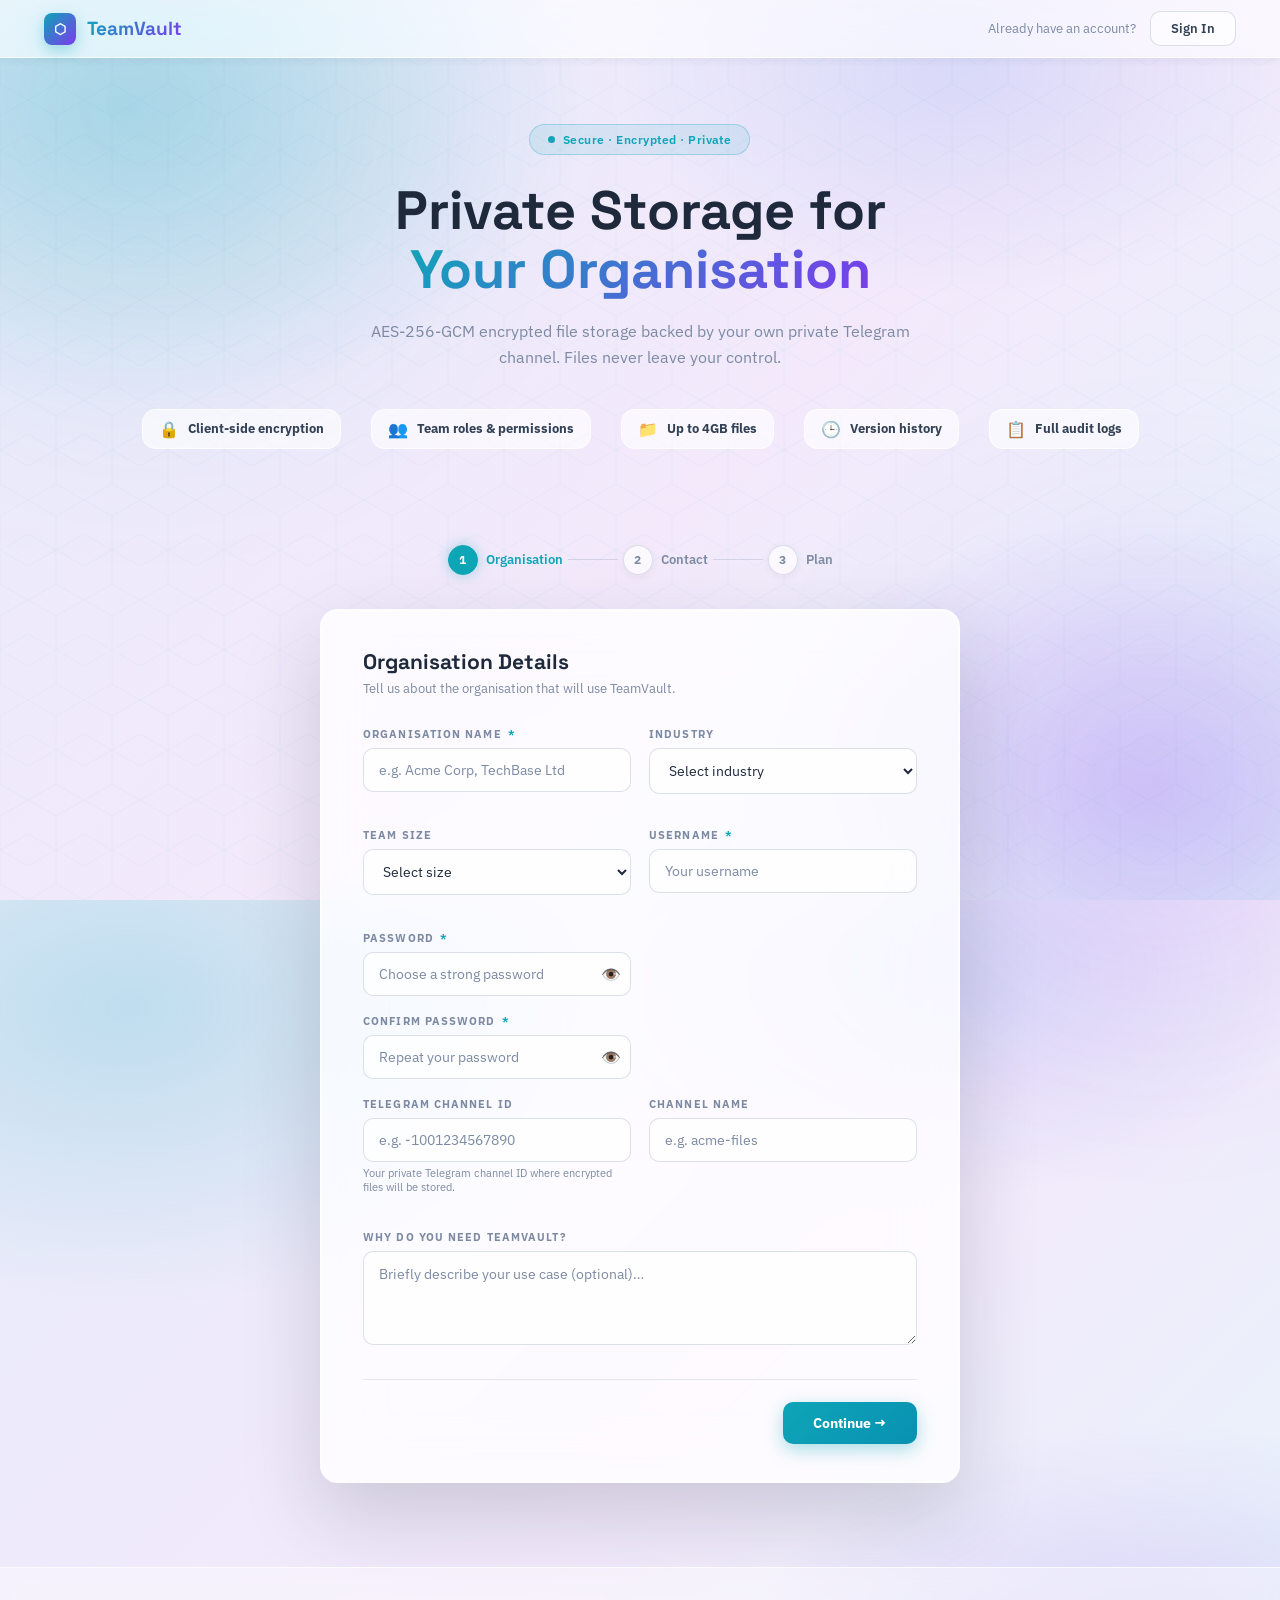
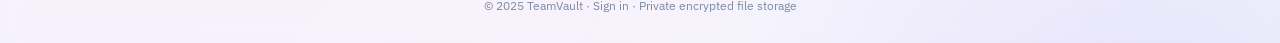
<file: register.html>
<!DOCTYPE html>
<html lang="en">
<head>
<meta charset="utf-8">
<meta name="viewport" content="width=device-width,initial-scale=1">
<title>TeamVault — Register Your Organisation</title>
<link href="https://fonts.googleapis.com/css2?family=Space+Grotesk:wght@400;500;600;700&family=IBM+Plex+Sans:wght@300;400;500;600;700&family=JetBrains+Mono:wght@400;500&display=swap" rel="stylesheet">
<link rel="stylesheet" href="register.css?v=2">
</head>
<body>

<div class="hex-bg"></div>
<div class="glow-orb glow-1"></div>
<div class="glow-orb glow-2"></div>

<!-- NAV -->
<nav>
  <a href="/" class="nav-logo" style="text-decoration:none">
    <div class="nav-logo-hex">⬡</div>
    <span class="nav-logo-text">TeamVault</span>
  </a>
  <div class="nav-right">
    <span style="font-size:13px;color:var(--muted)">Already have an account?</span>
    <a href="/"><button class="btn-nav">Sign In</button></a>
  </div>
</nav>

<!-- HERO -->
<div class="hero">
  <div class="hero-badge">
    <div class="hero-badge-dot"></div>
    Secure · Encrypted · Private
  </div>
  <h1>Private Storage for<br><span class="grad">Your Organisation</span></h1>
  <p>AES-256-GCM encrypted file storage backed by your own private Telegram channel. Files never leave your control.</p>
  <div class="features">
    <div class="feat"><span class="feat-icon">🔒</span><span><strong>Client-side encryption</strong></span></div>
    <div class="feat"><span class="feat-icon">👥</span><span><strong>Team roles & permissions</strong></span></div>
    <div class="feat"><span class="feat-icon">📁</span><span><strong>Up to 4GB files</strong></span></div>
    <div class="feat"><span class="feat-icon">🕒</span><span><strong>Version history</strong></span></div>
    <div class="feat"><span class="feat-icon">📋</span><span><strong>Full audit logs</strong></span></div>
  </div>
</div>

<!-- FORM -->
<div class="form-wrap">

  <!-- Steps indicator -->
  <div class="steps" id="steps-bar">
    <div class="step active" id="step-ind-1">
      <div class="step-num" id="sn1">1</div> Organisation
    </div>
    <div class="step-line" id="sl1"></div>
    <div class="step" id="step-ind-2">
      <div class="step-num" id="sn2">2</div> Contact
    </div>
    <div class="step-line" id="sl2"></div>
    <div class="step" id="step-ind-3">
      <div class="step-num" id="sn3">3</div> Plan
    </div>
  </div>

  <div class="form-card" id="main-card">

    <!-- STEP 1 — Organisation -->
    <div class="form-step active" id="step1">
      <div class="step-title">Organisation Details</div>
      <div class="step-sub">Tell us about the organisation that will use TeamVault.</div>

      <div class="field-row">
        <div class="field">
          <label>Organisation Name <span class="req">*</span></label>
          <input class="fi" id="org-name" placeholder="e.g. Acme Corp, TechBase Ltd">
        </div>
        <div class="field">
          <label>Industry</label>
          <select class="fi" id="org-industry">
            <option value="">Select industry</option>
            <option>Technology</option>
            <option>Healthcare</option>
            <option>Finance & Banking</option>
            <option>Legal</option>
            <option>Education</option>
            <option>Manufacturing</option>
            <option>Media & Creative</option>
            <option>Government</option>
            <option>Other</option>
          </select>
        </div>
      </div>
      <div class="field-row">
        <div class="field">
          <label>Team Size</label>
          <select class="fi" id="org-size">
            <option value="">Select size</option>
            <option value="1-5">1 – 5 people</option>
            <option value="6-20">6 – 20 people</option>
            <option value="21-50">21 – 50 people</option>
            <option value="51-100">51 – 100 people</option>
            <option value="100+">100+ people</option>
          </select>
        </div>
        <div class="field">
          <label>Username <span class="req">*</span></label>
          <input class="fi" id="username" placeholder="Your username">
        </div>
        <div class="field">
          <label>Password <span class="req">*</span></label>
          <div class="password-wrapper" style="position:relative">
            <input class="fi" id="password" type="password" placeholder="Choose a strong password">
            <span class="password-toggle" style="position:absolute;right:10px;top:50%;transform:translateY(-50%);cursor:pointer;color:var(--muted)">
              👁️
            </span>
          </div>
        </div>
      </div>
      <div class="field-row">
        <div class="field">
          <label>Confirm Password <span class="req">*</span></label>
          <div class="password-wrapper" style="position:relative">
            <input class="fi" id="confirm-password" type="password" placeholder="Repeat your password">
            <span class="password-toggle" style="position:absolute;right:10px;top:50%;transform:translateY(-50%);cursor:pointer;color:var(--muted)">
              👁️
            </span>
          </div>
        </div>
      </div>
      <div class="field-row">
        <div class="field">
          <label>Telegram Channel ID</label>
          <input class="fi" id="chat-id" placeholder="e.g. -1001234567890">
          <div style="font-size:11px;color:var(--muted);margin-top:4px">Your private Telegram channel ID where encrypted files will be stored.</div>
        </div>
        <div class="field">
          <label>Channel Name</label>
          <input class="fi" id="channel-name" placeholder="e.g. acme-files">
        </div>
      </div>
      <div class="field">
        <label>Why do you need TeamVault?</label>
        <textarea class="fi" id="org-message" placeholder="Briefly describe your use case (optional)…"></textarea>
      </div>

      <div class="form-err" id="err1"></div>
      <div class="form-nav">
        <span></span>
        <button class="btn-next" onclick="goStep(2)">Continue →</button>
      </div>
    </div>

    <!-- STEP 2 — Contact -->
    <div class="form-step" id="step2">
      <div class="step-title">Contact Details</div>
      <div class="step-sub">Who should we reach when your account is ready?</div>

      <div class="field-row">
        <div class="field">
          <label>Full Name <span class="req">*</span></label>
          <input class="fi" id="contact-name" placeholder="Your full name">
        </div>
        <div class="field">
          <label>Job Title</label>
          <input class="fi" id="contact-title" placeholder="e.g. IT Manager">
        </div>
      </div>
      <div class="field">
        <label>Work Email <span class="req">*</span></label>
        <input class="fi" id="contact-email" type="email" placeholder="you@company.com">
      </div>
      <div class="field">
        <label>Phone Number</label>
        <input class="fi" id="contact-phone" type="tel" placeholder="+1 555 000 0000 (optional)">
      </div>

      <div class="form-err" id="err2"></div>
      <div class="form-nav">
        <button class="btn-back" onclick="goStep(1)">← Back</button>
        <button class="btn-next" onclick="goStep(3)">Continue →</button>
      </div>
    </div>

    <!-- STEP 3 — Plan -->
    <div class="form-step" id="step3">
      <div class="step-title">Choose a Plan</div>
      <div class="step-sub">Select the plan that fits your team. Your account manager will confirm pricing.</div>

      <div class="plans">
        <div class="plan-card plan-starter" id="plan-starter" onclick="selectPlan('starter')">
          <span class="plan-icon">🌱</span>
          <div class="plan-name">Starter</div>
          <div class="plan-desc">Up to 5 users, 50 GB storage, basic roles</div>
          <span class="plan-badge">Free trial</span>
        </div>
        <div class="plan-card plan-standard selected" id="plan-standard" onclick="selectPlan('standard')">
          <span class="plan-icon">⚡</span>
          <div class="plan-name">Standard</div>
          <div class="plan-desc">Up to 25 users, 500 GB, all roles & logs</div>
          <span class="plan-badge">Most popular</span>
        </div>
        <div class="plan-card plan-enterprise" id="plan-enterprise" onclick="selectPlan('enterprise')">
          <span class="plan-icon">🏢</span>
          <div class="plan-name">Enterprise</div>
          <div class="plan-desc">Unlimited users, custom storage, SLA, onboarding</div>
          <span class="plan-badge">Custom pricing</span>
        </div>
      </div>

      <div class="field" style="margin-top:20px">
        <label>Anything else you'd like us to know?</label>
        <textarea class="fi" id="extra-note" placeholder="Special requirements, preferred start date, questions…"></textarea>
      </div>

      <div class="form-err" id="err3"></div>
      <div class="form-nav">
        <button class="btn-back" onclick="goStep(2)">← Back</button>
        <button class="btn-next" id="submit-btn" onclick="submitForm()">Submit Request ✓</button>
      </div>
    </div>

    <!-- SUCCESS -->
    <div class="success-screen" id="success">
      <div class="success-icon">✓</div>
      <h2>Organisation Created!</h2>
      <p>Your workspace for <strong id="success-ref"></strong> is ready. You can log in right away with the username and password you just chose — no waiting required.</p>
      <div class="success-ref" id="success-email-notice" style="font-size:12px;color:var(--muted)"></div>
      <div class="steps-next">
        <div class="step-next-item"><div class="step-next-num">1</div><span>Set a <strong>team encryption passphrase</strong> with your team — everyone uses the same passphrase to encrypt/decrypt files.</span></div>
        <div class="step-next-item"><div class="step-next-num">2</div><span>Log in at <a href="/">TeamVault</a>, invite teammates from the Team tab, and start uploading securely.</span></div>
        <div class="step-next-item"><div class="step-next-num">3</div><span>Files are encrypted in your browser and stored in your private Telegram channel — Telegram never sees the plaintext.</span></div>
      </div>
    </div>

  </div><!-- /form-card -->
</div><!-- /form-wrap -->

<footer>
  © 2025 TeamVault · <a href="/">Sign in</a> · Private encrypted file storage
</footer>

<script type="module" src="register.js?v=3"></script>
</body>
</html>
</file>
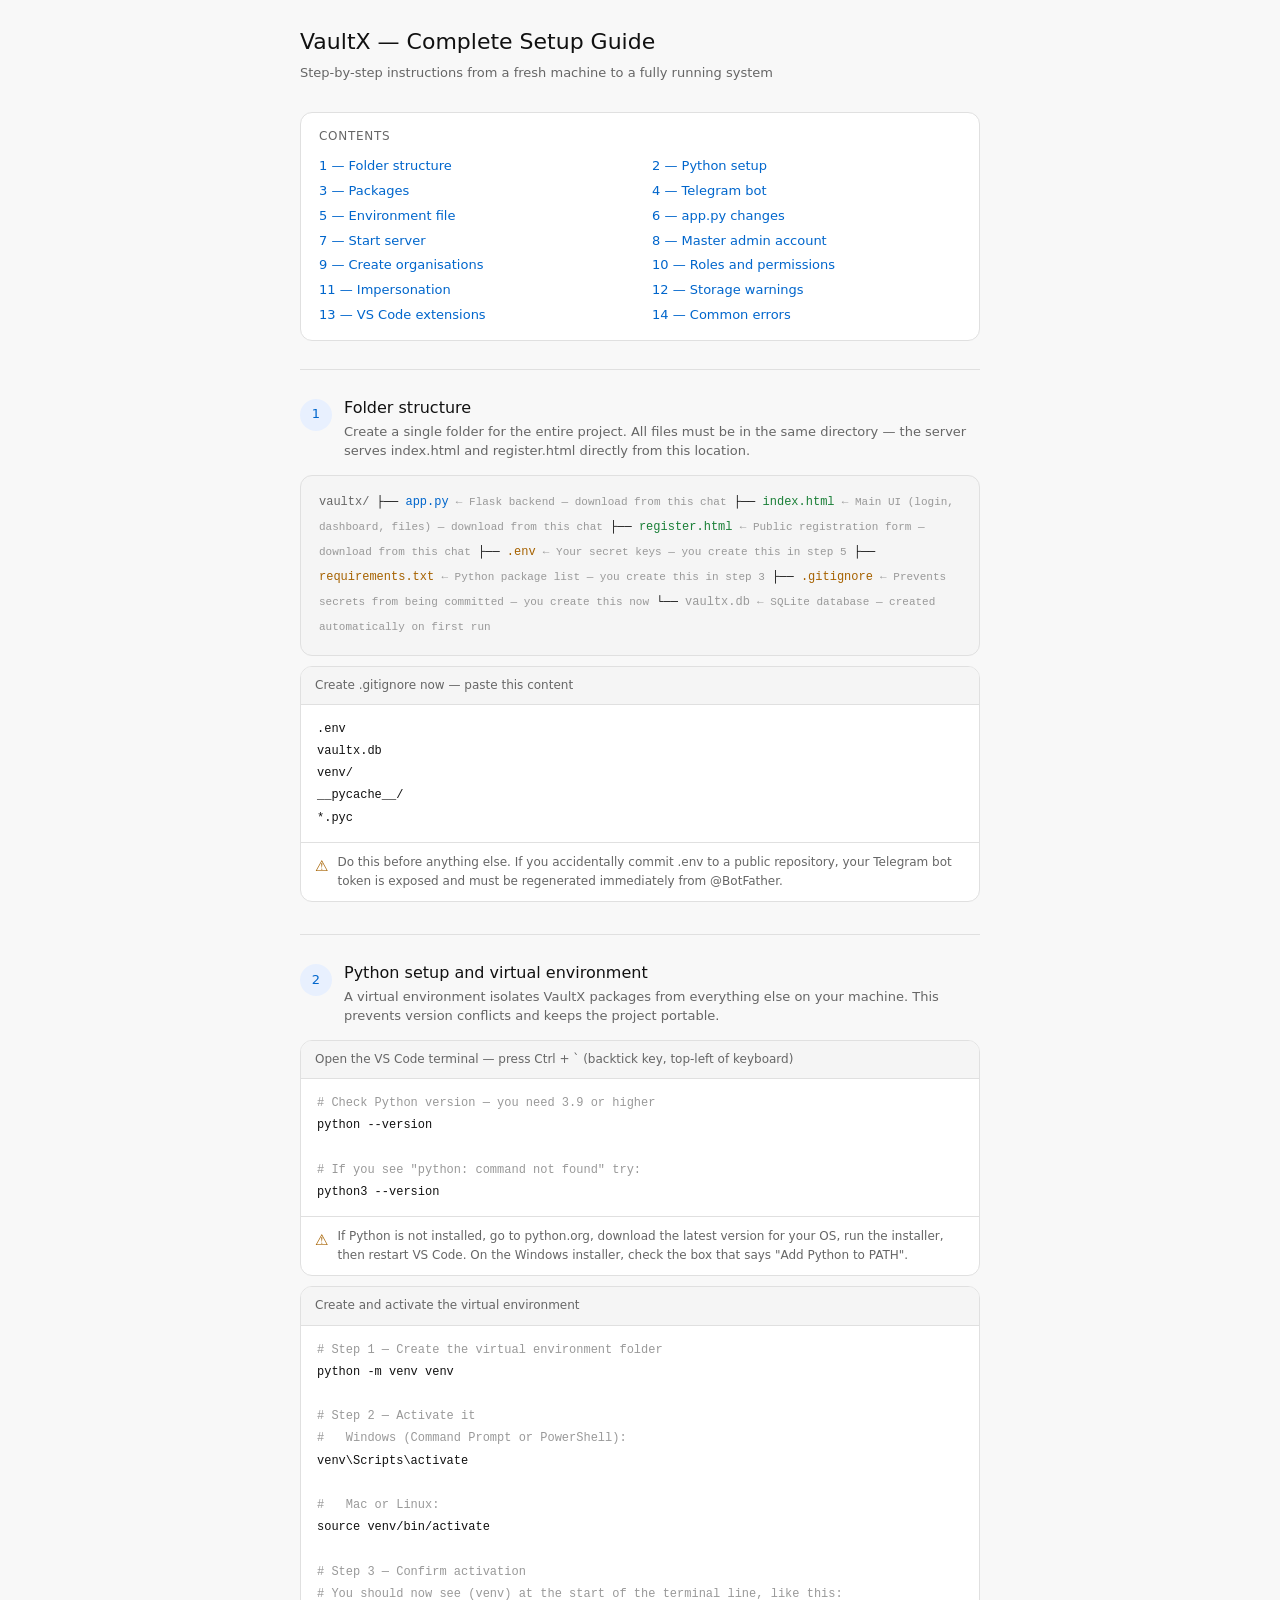
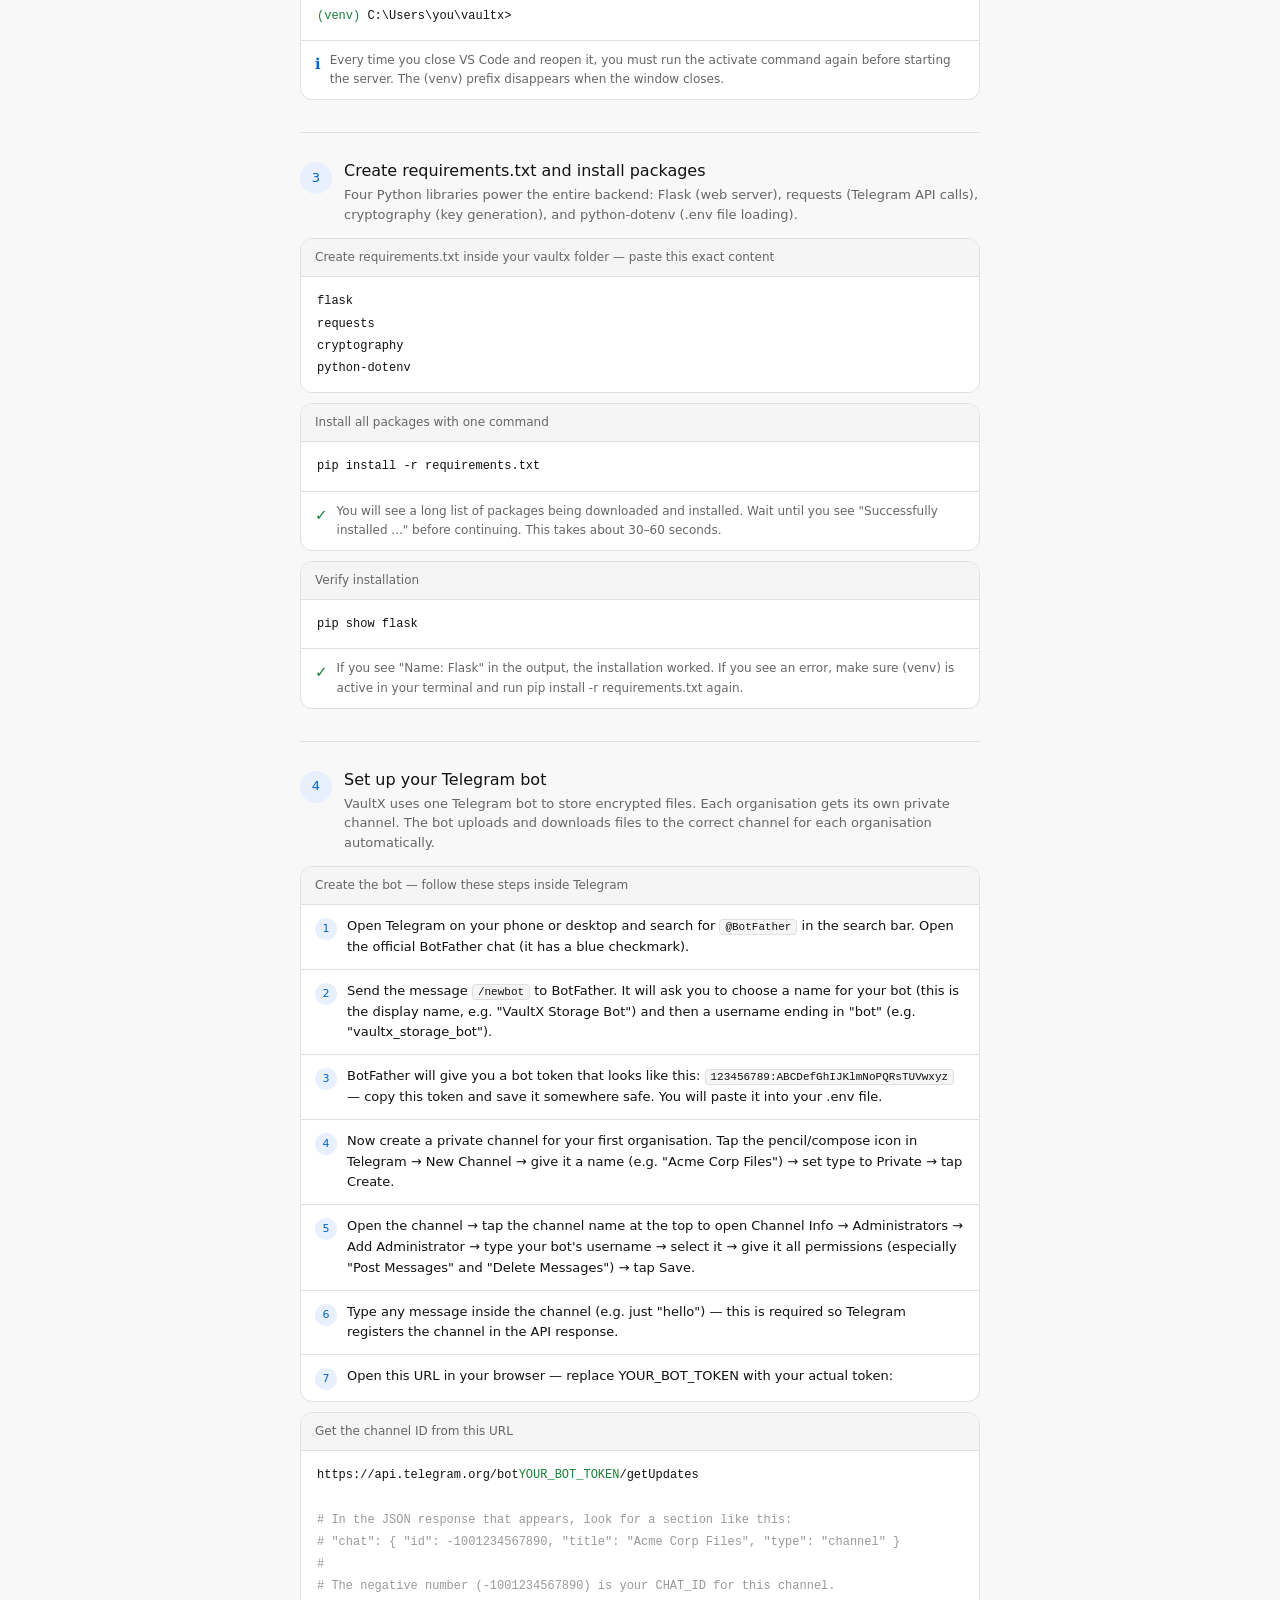
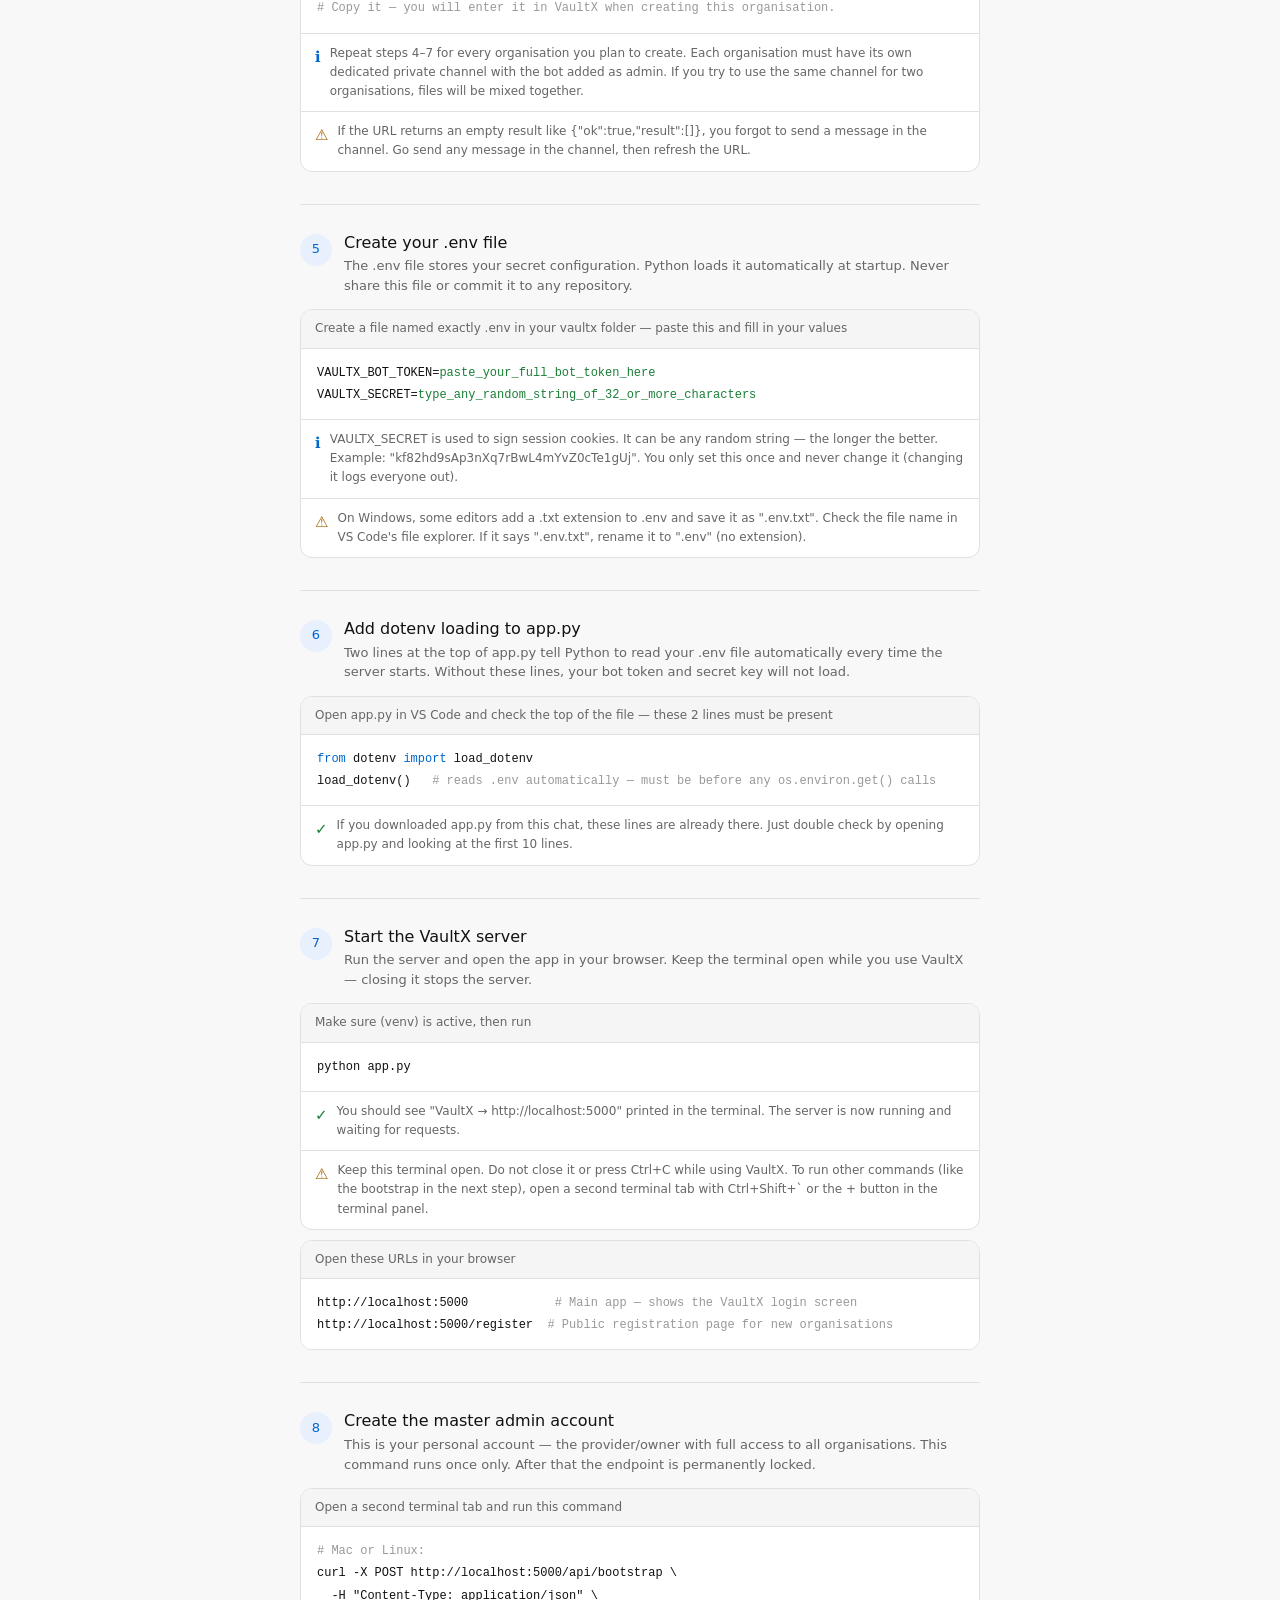
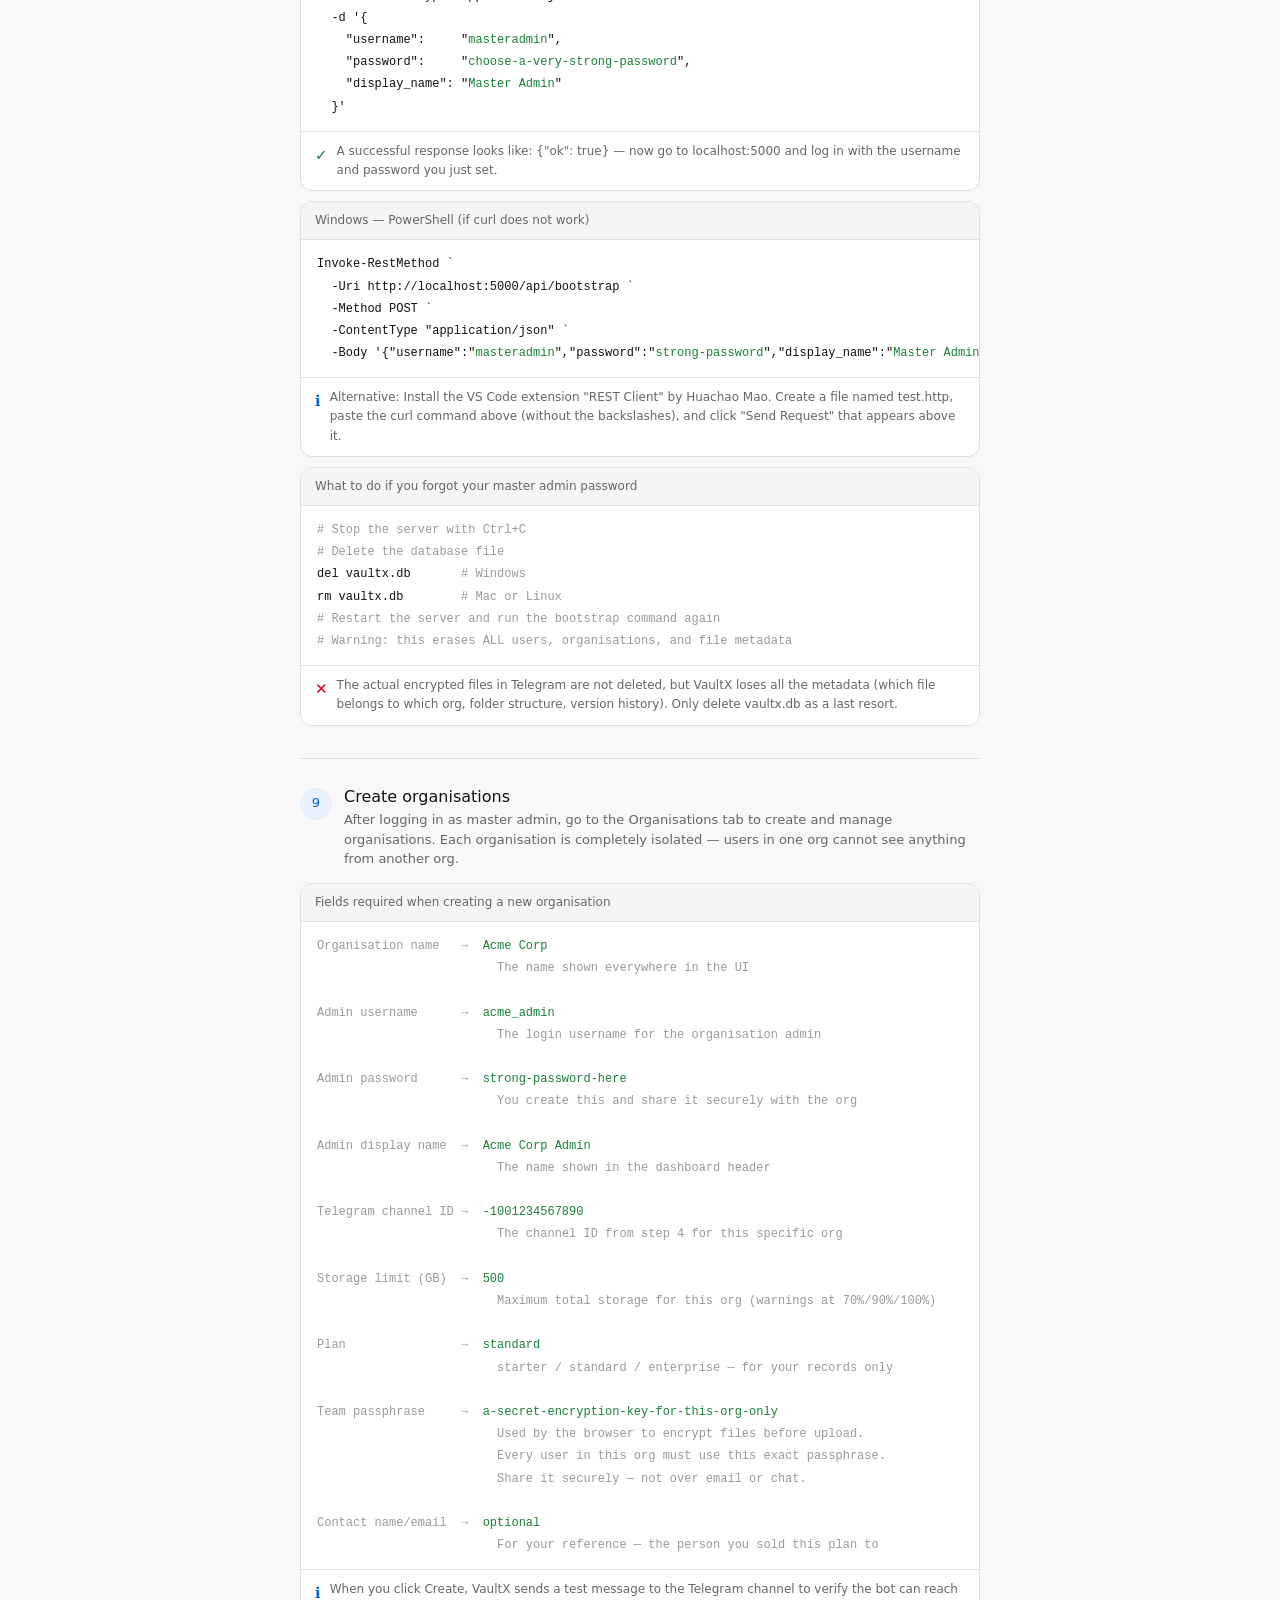
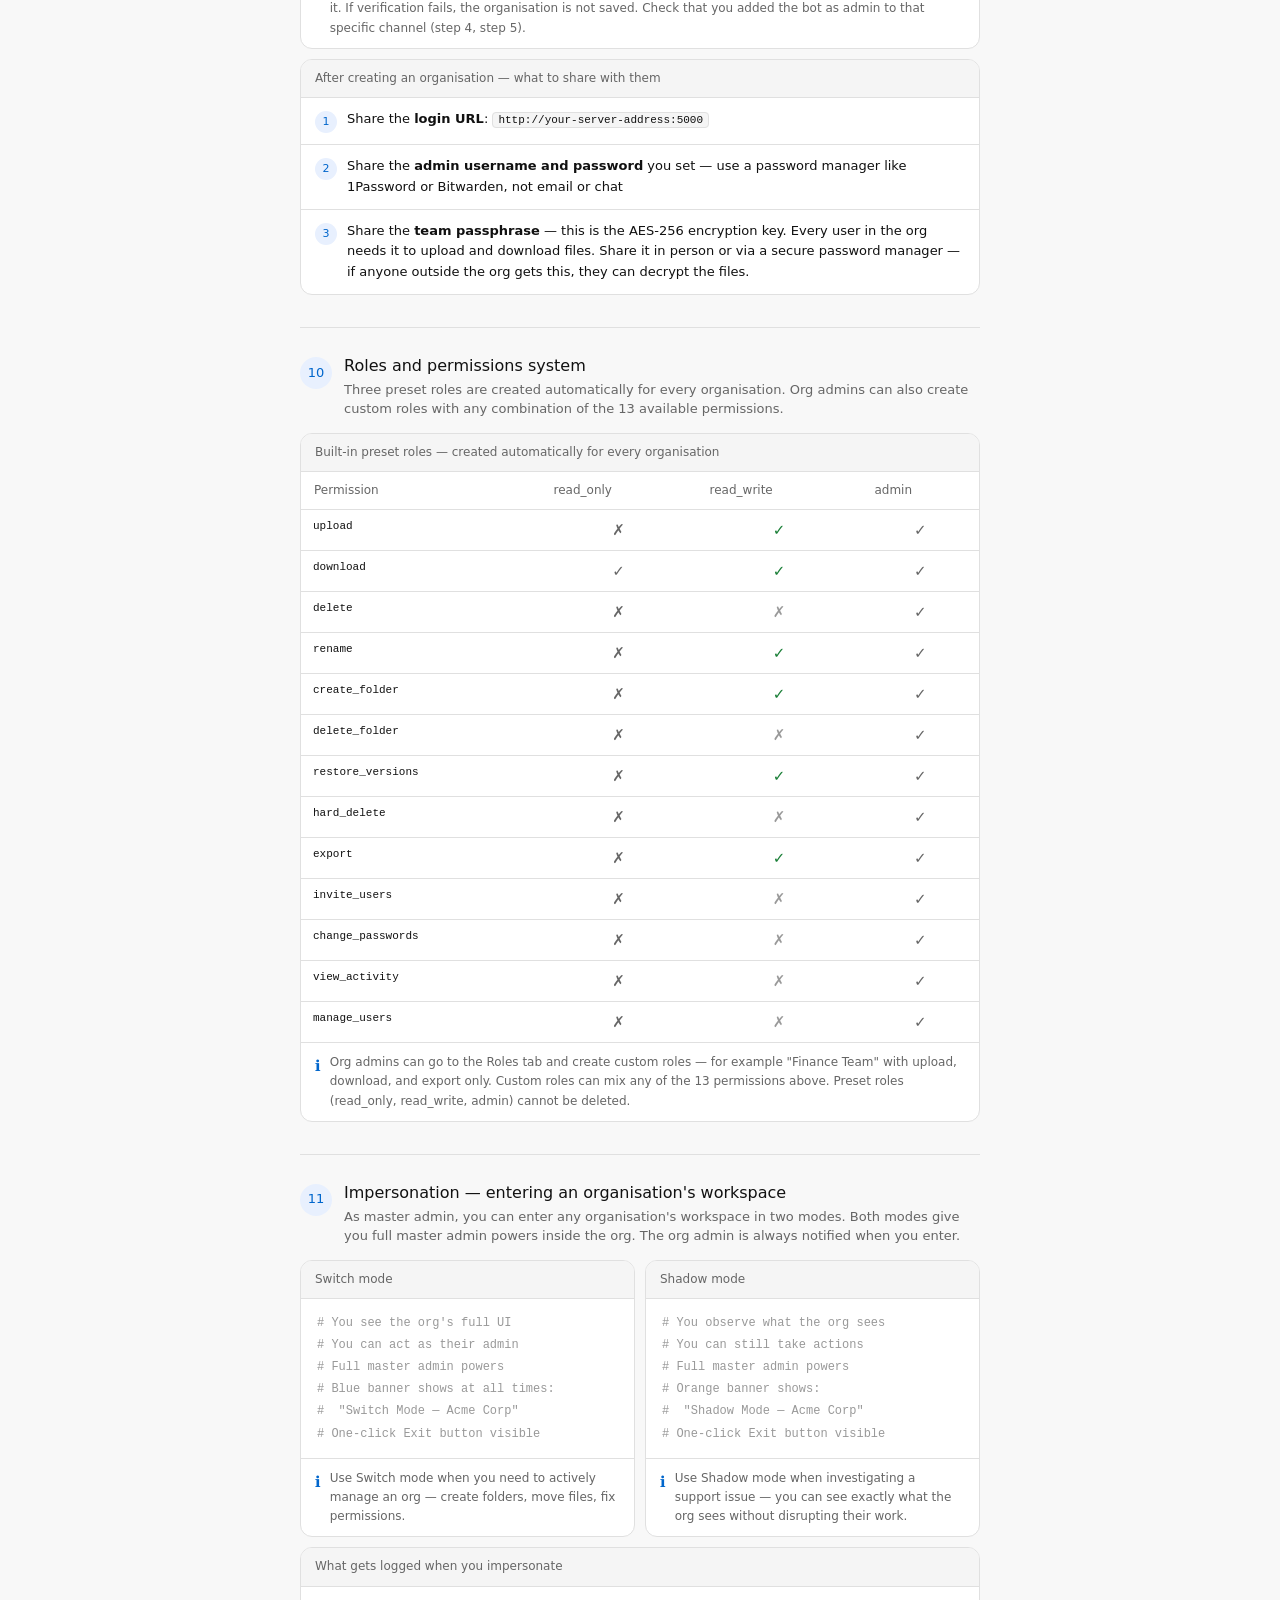
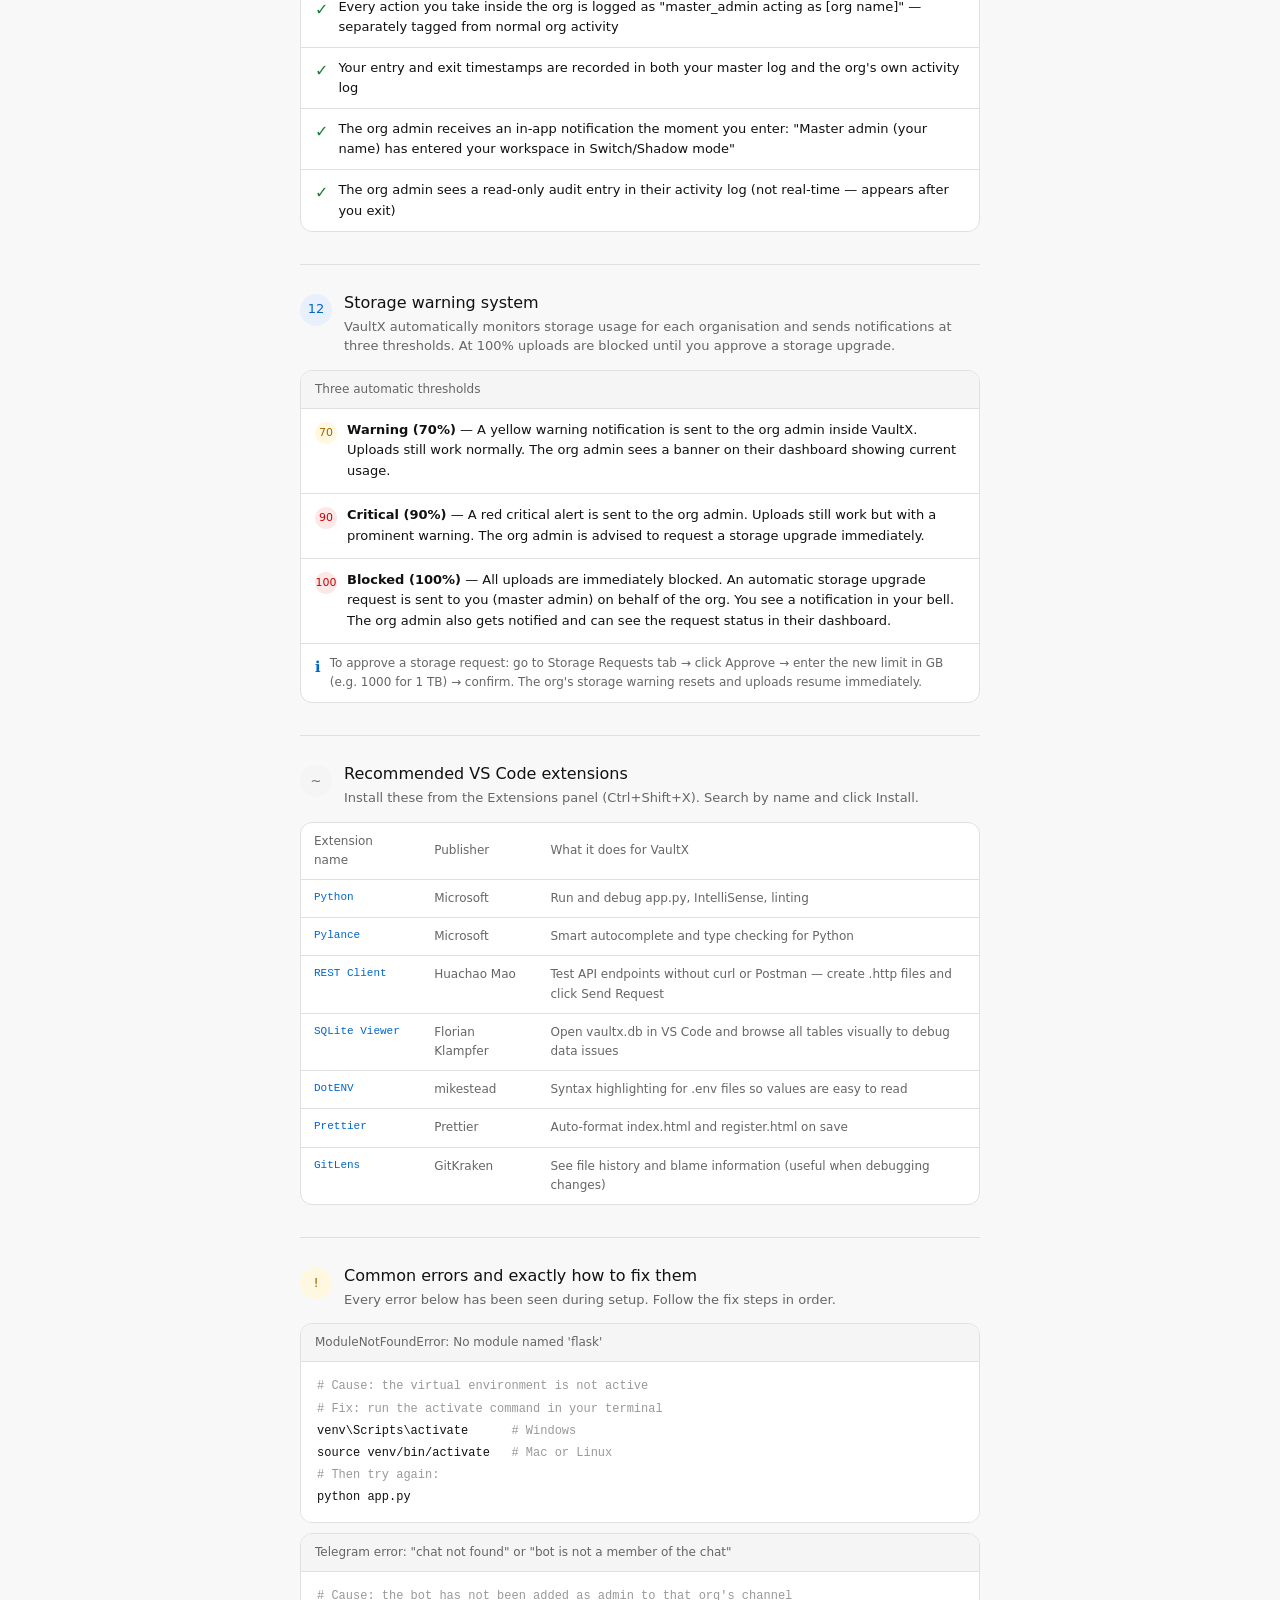
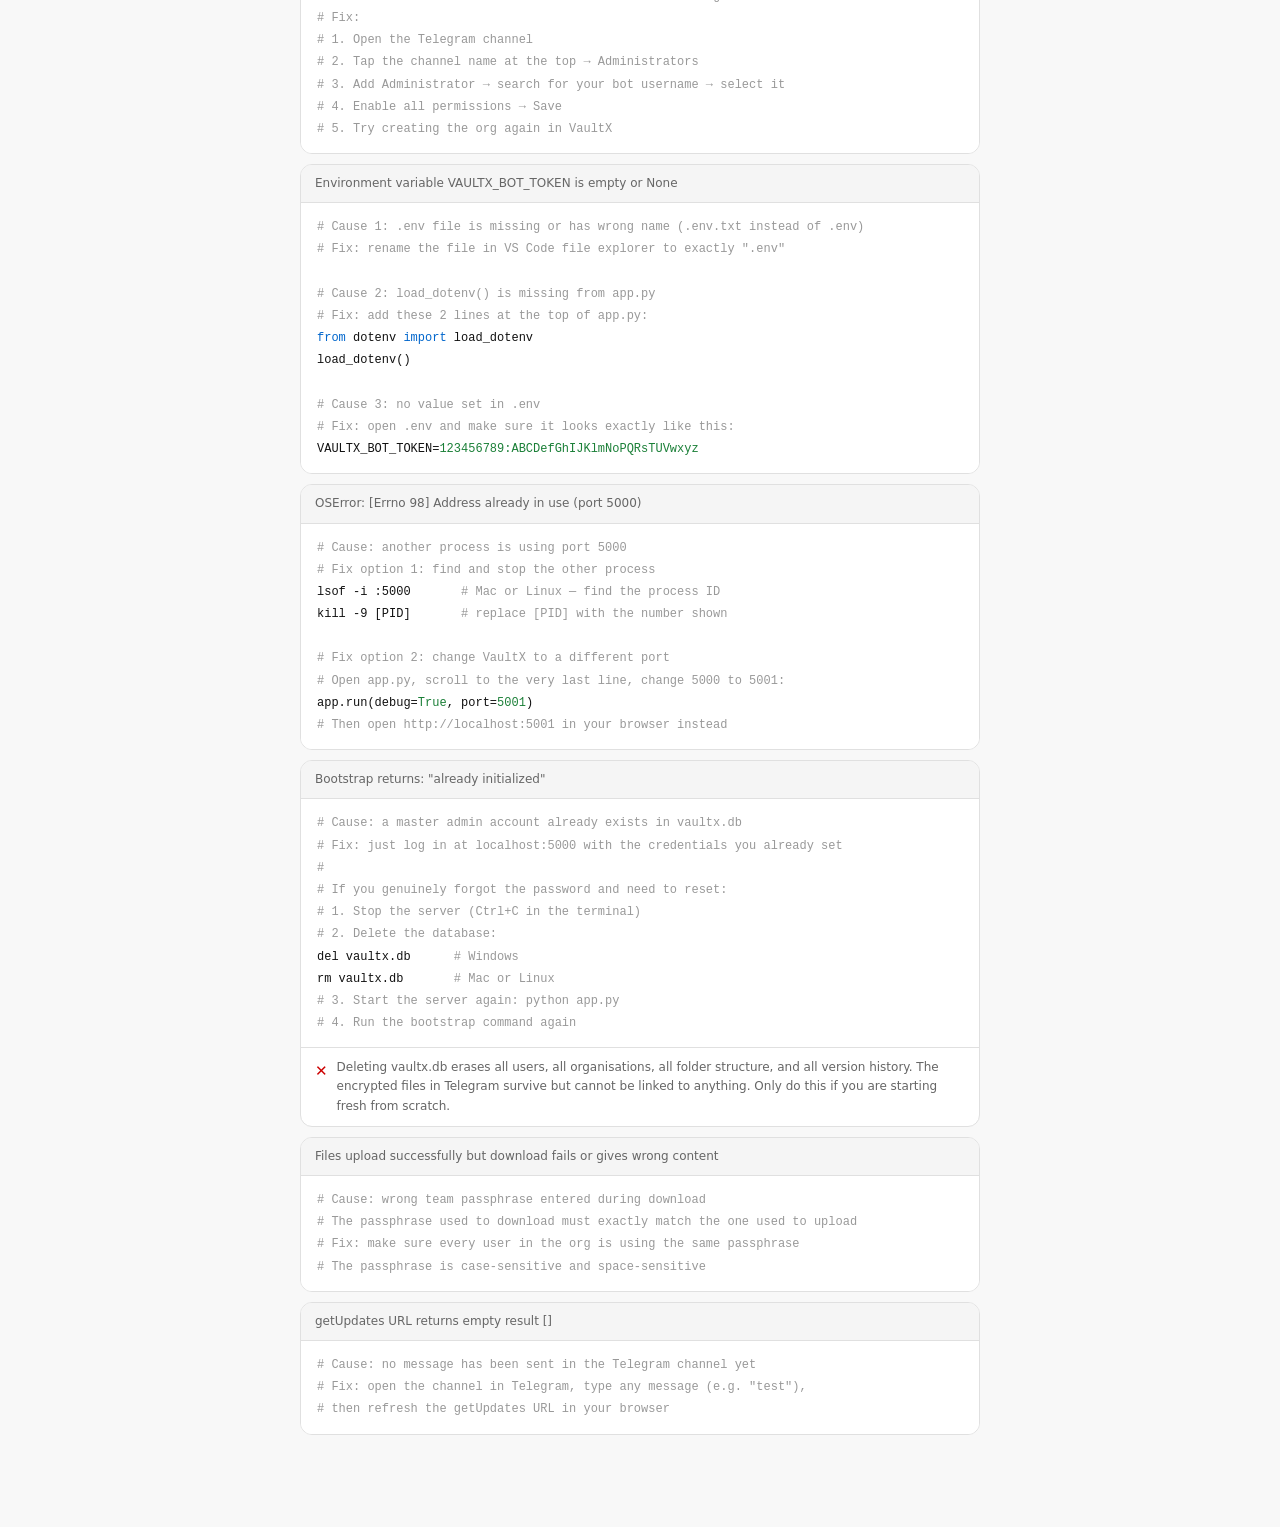
<file: SETUP_GUIDE.html>
<!DOCTYPE html>
<html lang="en">
<head>
<meta charset="utf-8">
<title>VaultX Setup Guide</title>
<style>
*{box-sizing:border-box;margin:0;padding:0}
body{font-family:var(--font-sans,system-ui,sans-serif);color:var(--color-text-primary,#111);background:var(--color-background-tertiary,#f8f8f8);font-size:14px;line-height:1.6}
.wrap{max-width:720px;margin:0 auto;padding:24px 20px 60px}
h1{font-size:22px;font-weight:500;margin-bottom:4px}
.tagline{font-size:13px;color:var(--color-text-secondary,#666);margin-bottom:28px}
.toc{background:var(--color-background-primary,#fff);border:0.5px solid var(--color-border-tertiary,#e0e0e0);border-radius:12px;padding:14px 18px;margin-bottom:28px}
.toc-title{font-size:12px;font-weight:500;color:var(--color-text-secondary,#666);text-transform:uppercase;letter-spacing:.06em;margin-bottom:10px}
.toc-list{list-style:none;display:grid;grid-template-columns:1fr 1fr;gap:4px 24px}
.toc-list li{font-size:13px}
.toc-list a{color:var(--color-text-info,#0066cc);text-decoration:none}
.toc-list a:hover{text-decoration:underline}
.phase{margin-bottom:32px;scroll-margin-top:16px}
.phase-head{display:flex;align-items:flex-start;gap:12px;margin-bottom:14px}
.ph-badge{min-width:32px;height:32px;border-radius:50%;display:flex;align-items:center;justify-content:center;font-size:13px;font-weight:500;flex-shrink:0;margin-top:1px}
.ph-active{background:var(--color-background-info,#e8f0fe);color:var(--color-text-info,#0066cc)}
.ph-done{background:var(--color-background-success,#e8f5e9);color:var(--color-text-success,#1a7f37)}
.ph-warn{background:var(--color-background-warning,#fff8e1);color:var(--color-text-warning,#a66200)}
.ph-neutral{background:var(--color-background-secondary,#f5f5f5);color:var(--color-text-secondary,#666)}
.ph-info{flex:1}
.ph-title{font-size:16px;font-weight:500;line-height:1.3}
.ph-sub{font-size:13px;color:var(--color-text-secondary,#666);margin-top:3px;line-height:1.5}
.block{background:var(--color-background-primary,#fff);border:0.5px solid var(--color-border-tertiary,#e0e0e0);border-radius:12px;overflow:hidden;margin-bottom:10px}
.blabel{display:flex;align-items:center;gap:8px;padding:9px 14px;font-size:12px;font-weight:500;color:var(--color-text-secondary,#666);background:var(--color-background-secondary,#f5f5f5);border-bottom:0.5px solid var(--color-border-tertiary,#e0e0e0)}
pre{margin:0;padding:13px 16px;font-family:var(--font-mono,monospace);font-size:12px;line-height:1.85;overflow-x:auto;white-space:pre;background:var(--color-background-primary,#fff)}
.c{color:var(--color-text-tertiary,#999)}
.v{color:var(--color-text-success,#1a7f37)}
.k{color:var(--color-text-info,#0066cc)}
.alert{display:flex;gap:9px;align-items:flex-start;padding:10px 14px;font-size:12px;line-height:1.6;color:var(--color-text-secondary,#666);border-top:0.5px solid var(--color-border-tertiary,#e0e0e0)}
.al-icon{font-size:15px;flex-shrink:0;margin-top:1px}
.al-warn .al-icon{color:var(--color-text-warning,#a66200)}
.al-info .al-icon{color:var(--color-text-info,#0066cc)}
.al-ok .al-icon{color:var(--color-text-success,#1a7f37)}
.al-danger .al-icon{color:var(--color-text-danger,#c00)}
.tree{background:var(--color-background-secondary,#f5f5f5);border:0.5px solid var(--color-border-tertiary,#e0e0e0);border-radius:12px;padding:14px 18px;font-family:var(--font-mono,monospace);font-size:12px;line-height:2.1;margin-bottom:10px}
.f-dir{color:var(--color-text-secondary,#666)}
.f-py{color:var(--color-text-info,#0066cc)}
.f-ht{color:var(--color-text-success,#1a7f37)}
.f-nw{color:var(--color-text-warning,#a66200)}
.f-db{color:var(--color-text-tertiary,#999)}
.f-cm{color:var(--color-text-tertiary,#999);font-size:11px}
.steps .row{display:flex;align-items:flex-start;gap:10px;padding:11px 14px;border-bottom:0.5px solid var(--color-border-tertiary,#e0e0e0);font-size:13px;line-height:1.6}
.steps .row:last-child{border-bottom:none}
.sn{min-width:22px;height:22px;border-radius:50%;background:var(--color-background-info,#e8f0fe);color:var(--color-text-info,#0066cc);display:flex;align-items:center;justify-content:center;font-size:11px;font-weight:500;flex-shrink:0;margin-top:2px}
.srow-text code{font-family:var(--font-mono,monospace);font-size:11px;background:var(--color-background-secondary,#f5f5f5);padding:1px 5px;border-radius:4px;border:0.5px solid var(--color-border-tertiary,#e0e0e0)}
.checks .crow{display:flex;align-items:flex-start;gap:10px;padding:10px 14px;border-bottom:0.5px solid var(--color-border-tertiary,#e0e0e0);font-size:13px;line-height:1.55}
.checks .crow:last-child{border-bottom:none}
.ck-icon{color:var(--color-text-success,#1a7f37);font-size:16px;flex-shrink:0;margin-top:1px}
.tbl{width:100%;border-collapse:collapse;font-size:13px}
.tbl th{text-align:left;padding:9px 13px;font-weight:500;color:var(--color-text-secondary,#666);border-bottom:0.5px solid var(--color-border-tertiary,#e0e0e0);font-size:12px}
.tbl td{padding:9px 13px;border-bottom:0.5px solid var(--color-border-tertiary,#e0e0e0);vertical-align:top}
.tbl tr:last-child td{border-bottom:none}
.tbl td:first-child{font-family:var(--font-mono,monospace);font-size:11px;color:var(--color-text-info,#0066cc);white-space:nowrap}
.tbl td:nth-child(2){color:var(--color-text-secondary,#666);font-size:12px}
.tbl td:last-child{color:var(--color-text-secondary,#666);font-size:12px}
.perm-tbl td{padding:8px 12px}
.perm-tbl td:first-child{font-family:var(--font-mono,monospace);font-size:11px;color:var(--color-text-primary,#111);white-space:nowrap}
.perm-tbl td:not(:first-child){text-align:center;font-size:15px}
.yes{color:var(--color-text-success,#1a7f37)}
.no{color:var(--color-text-tertiary,#999)}
.hr{border:none;border-top:0.5px solid var(--color-border-tertiary,#e0e0e0);margin:28px 0}
.pill{display:inline-block;font-size:11px;font-weight:500;padding:2px 8px;border-radius:20px;background:var(--color-background-secondary,#f5f5f5);border:0.5px solid var(--color-border-tertiary,#e0e0e0);color:var(--color-text-secondary,#666);margin-right:4px}
.pill-blue{background:var(--color-background-info,#e8f0fe);color:var(--color-text-info,#0066cc);border-color:transparent}
.pill-green{background:var(--color-background-success,#e8f5e9);color:var(--color-text-success,#1a7f37);border-color:transparent}
.pill-warn{background:var(--color-background-warning,#fff8e1);color:var(--color-text-warning,#a66200);border-color:transparent}
.two-col{display:grid;grid-template-columns:1fr 1fr;gap:10px}
@media(max-width:540px){.two-col{grid-template-columns:1fr}.toc-list{grid-template-columns:1fr}}
</style>

<div class="wrap">

<h1>VaultX — Complete Setup Guide</h1>
<p class="tagline">Step-by-step instructions from a fresh machine to a fully running system</p>

<div class="toc">
  <div class="toc-title">Contents</div>
  <ul class="toc-list">
    <li><a href="#s1">1 — Folder structure</a></li>
    <li><a href="#s2">2 — Python setup</a></li>
    <li><a href="#s3">3 — Packages</a></li>
    <li><a href="#s4">4 — Telegram bot</a></li>
    <li><a href="#s5">5 — Environment file</a></li>
    <li><a href="#s6">6 — app.py changes</a></li>
    <li><a href="#s7">7 — Start server</a></li>
    <li><a href="#s8">8 — Master admin account</a></li>
    <li><a href="#s9">9 — Create organisations</a></li>
    <li><a href="#s10">10 — Roles and permissions</a></li>
    <li><a href="#s11">11 — Impersonation</a></li>
    <li><a href="#s12">12 — Storage warnings</a></li>
    <li><a href="#s13">13 — VS Code extensions</a></li>
    <li><a href="#s14">14 — Common errors</a></li>
  </ul>
</div>

<div class="hr"></div>

<div class="phase" id="s1">
  <div class="phase-head">
    <div class="ph-badge ph-active">1</div>
    <div class="ph-info">
      <div class="ph-title">Folder structure</div>
      <div class="ph-sub">Create a single folder for the entire project. All files must be in the same directory — the server serves index.html and register.html directly from this location.</div>
    </div>
  </div>
  <div class="tree">
<span class="f-dir">vaultx/</span>
├── <span class="f-py">app.py</span>              <span class="f-cm">← Flask backend — download from this chat</span>
├── <span class="f-ht">index.html</span>          <span class="f-cm">← Main UI (login, dashboard, files) — download from this chat</span>
├── <span class="f-ht">register.html</span>       <span class="f-cm">← Public registration form — download from this chat</span>
├── <span class="f-nw">.env</span>                <span class="f-cm">← Your secret keys — you create this in step 5</span>
├── <span class="f-nw">requirements.txt</span>    <span class="f-cm">← Python package list — you create this in step 3</span>
├── <span class="f-nw">.gitignore</span>          <span class="f-cm">← Prevents secrets from being committed — you create this now</span>
└── <span class="f-db">vaultx.db</span>           <span class="f-cm">← SQLite database — created automatically on first run</span>
  </div>
  <div class="block">
    <div class="blabel">Create .gitignore now — paste this content</div>
    <pre>.env
vaultx.db
venv/
__pycache__/
*.pyc</pre>
    <div class="alert al-warn">
      <span class="al-icon">⚠</span>
      <span>Do this before anything else. If you accidentally commit .env to a public repository, your Telegram bot token is exposed and must be regenerated immediately from @BotFather.</span>
    </div>
  </div>
</div>

<div class="hr"></div>

<div class="phase" id="s2">
  <div class="phase-head">
    <div class="ph-badge ph-active">2</div>
    <div class="ph-info">
      <div class="ph-title">Python setup and virtual environment</div>
      <div class="ph-sub">A virtual environment isolates VaultX packages from everything else on your machine. This prevents version conflicts and keeps the project portable.</div>
    </div>
  </div>
  <div class="block">
    <div class="blabel">Open the VS Code terminal — press Ctrl + ` (backtick key, top-left of keyboard)</div>
    <pre><span class="c"># Check Python version — you need 3.9 or higher</span>
python --version

<span class="c"># If you see "python: command not found" try:</span>
python3 --version</pre>
    <div class="alert al-warn">
      <span class="al-icon">⚠</span>
      <span>If Python is not installed, go to python.org, download the latest version for your OS, run the installer, then restart VS Code. On the Windows installer, check the box that says "Add Python to PATH".</span>
    </div>
  </div>
  <div class="block">
    <div class="blabel">Create and activate the virtual environment</div>
    <pre><span class="c"># Step 1 — Create the virtual environment folder</span>
python -m venv venv

<span class="c"># Step 2 — Activate it</span>
<span class="c">#   Windows (Command Prompt or PowerShell):</span>
venv\Scripts\activate

<span class="c">#   Mac or Linux:</span>
source venv/bin/activate

<span class="c"># Step 3 — Confirm activation</span>
<span class="c"># You should now see (venv) at the start of the terminal line, like this:</span>
<span class="v">(venv)</span> C:\Users\you\vaultx&gt;</pre>
    <div class="alert al-info">
      <span class="al-icon">ℹ</span>
      <span>Every time you close VS Code and reopen it, you must run the activate command again before starting the server. The (venv) prefix disappears when the window closes.</span>
    </div>
  </div>
</div>

<div class="hr"></div>

<div class="phase" id="s3">
  <div class="phase-head">
    <div class="ph-badge ph-active">3</div>
    <div class="ph-info">
      <div class="ph-title">Create requirements.txt and install packages</div>
      <div class="ph-sub">Four Python libraries power the entire backend: Flask (web server), requests (Telegram API calls), cryptography (key generation), and python-dotenv (.env file loading).</div>
    </div>
  </div>
  <div class="block">
    <div class="blabel">Create requirements.txt inside your vaultx folder — paste this exact content</div>
    <pre>flask
requests
cryptography
python-dotenv</pre>
  </div>
  <div class="block">
    <div class="blabel">Install all packages with one command</div>
    <pre>pip install -r requirements.txt</pre>
    <div class="alert al-ok">
      <span class="al-icon">✓</span>
      <span>You will see a long list of packages being downloaded and installed. Wait until you see "Successfully installed ..." before continuing. This takes about 30–60 seconds.</span>
    </div>
  </div>
  <div class="block">
    <div class="blabel">Verify installation</div>
    <pre>pip show flask</pre>
    <div class="alert al-ok">
      <span class="al-icon">✓</span>
      <span>If you see "Name: Flask" in the output, the installation worked. If you see an error, make sure (venv) is active in your terminal and run pip install -r requirements.txt again.</span>
    </div>
  </div>
</div>

<div class="hr"></div>

<div class="phase" id="s4">
  <div class="phase-head">
    <div class="ph-badge ph-active">4</div>
    <div class="ph-info">
      <div class="ph-title">Set up your Telegram bot</div>
      <div class="ph-sub">VaultX uses one Telegram bot to store encrypted files. Each organisation gets its own private channel. The bot uploads and downloads files to the correct channel for each organisation automatically.</div>
    </div>
  </div>
  <div class="block">
    <div class="blabel">Create the bot — follow these steps inside Telegram</div>
    <div class="steps">
      <div class="row"><div class="sn">1</div><div class="srow-text">Open Telegram on your phone or desktop and search for <code>@BotFather</code> in the search bar. Open the official BotFather chat (it has a blue checkmark).</div></div>
      <div class="row"><div class="sn">2</div><div class="srow-text">Send the message <code>/newbot</code> to BotFather. It will ask you to choose a name for your bot (this is the display name, e.g. "VaultX Storage Bot") and then a username ending in "bot" (e.g. "vaultx_storage_bot").</div></div>
      <div class="row"><div class="sn">3</div><div class="srow-text">BotFather will give you a bot token that looks like this: <code>123456789:ABCDefGhIJKlmNoPQRsTUVwxyz</code> — copy this token and save it somewhere safe. You will paste it into your .env file.</div></div>
      <div class="row"><div class="sn">4</div><div class="srow-text">Now create a private channel for your first organisation. Tap the pencil/compose icon in Telegram → New Channel → give it a name (e.g. "Acme Corp Files") → set type to Private → tap Create.</div></div>
      <div class="row"><div class="sn">5</div><div class="srow-text">Open the channel → tap the channel name at the top to open Channel Info → Administrators → Add Administrator → type your bot's username → select it → give it all permissions (especially "Post Messages" and "Delete Messages") → tap Save.</div></div>
      <div class="row"><div class="sn">6</div><div class="srow-text">Type any message inside the channel (e.g. just "hello") — this is required so Telegram registers the channel in the API response.</div></div>
      <div class="row"><div class="sn">7</div><div class="srow-text">Open this URL in your browser — replace YOUR_BOT_TOKEN with your actual token:</div></div>
    </div>
  </div>
  <div class="block">
    <div class="blabel">Get the channel ID from this URL</div>
    <pre>https://api.telegram.org/bot<span class="v">YOUR_BOT_TOKEN</span>/getUpdates

<span class="c"># In the JSON response that appears, look for a section like this:</span>
<span class="c"># "chat": { "id": -1001234567890, "title": "Acme Corp Files", "type": "channel" }</span>
<span class="c">#</span>
<span class="c"># The negative number (-1001234567890) is your CHAT_ID for this channel.</span>
<span class="c"># Copy it — you will enter it in VaultX when creating this organisation.</span></pre>
    <div class="alert al-info">
      <span class="al-icon">ℹ</span>
      <span>Repeat steps 4–7 for every organisation you plan to create. Each organisation must have its own dedicated private channel with the bot added as admin. If you try to use the same channel for two organisations, files will be mixed together.</span>
    </div>
    <div class="alert al-warn">
      <span class="al-icon">⚠</span>
      <span>If the URL returns an empty result like {"ok":true,"result":[]}, you forgot to send a message in the channel. Go send any message in the channel, then refresh the URL.</span>
    </div>
  </div>
</div>

<div class="hr"></div>

<div class="phase" id="s5">
  <div class="phase-head">
    <div class="ph-badge ph-active">5</div>
    <div class="ph-info">
      <div class="ph-title">Create your .env file</div>
      <div class="ph-sub">The .env file stores your secret configuration. Python loads it automatically at startup. Never share this file or commit it to any repository.</div>
    </div>
  </div>
  <div class="block">
    <div class="blabel">Create a file named exactly .env in your vaultx folder — paste this and fill in your values</div>
    <pre>VAULTX_BOT_TOKEN=<span class="v">paste_your_full_bot_token_here</span>
VAULTX_SECRET=<span class="v">type_any_random_string_of_32_or_more_characters</span></pre>
    <div class="alert al-info">
      <span class="al-icon">ℹ</span>
      <span>VAULTX_SECRET is used to sign session cookies. It can be any random string — the longer the better. Example: "kf82hd9sAp3nXq7rBwL4mYvZ0cTe1gUj". You only set this once and never change it (changing it logs everyone out).</span>
    </div>
    <div class="alert al-warn">
      <span class="al-icon">⚠</span>
      <span>On Windows, some editors add a .txt extension to .env and save it as ".env.txt". Check the file name in VS Code's file explorer. If it says ".env.txt", rename it to ".env" (no extension).</span>
    </div>
  </div>
</div>

<div class="hr"></div>

<div class="phase" id="s6">
  <div class="phase-head">
    <div class="ph-badge ph-active">6</div>
    <div class="ph-info">
      <div class="ph-title">Add dotenv loading to app.py</div>
      <div class="ph-sub">Two lines at the top of app.py tell Python to read your .env file automatically every time the server starts. Without these lines, your bot token and secret key will not load.</div>
    </div>
  </div>
  <div class="block">
    <div class="blabel">Open app.py in VS Code and check the top of the file — these 2 lines must be present</div>
    <pre><span class="k">from</span> dotenv <span class="k">import</span> load_dotenv
load_dotenv()   <span class="c"># reads .env automatically — must be before any os.environ.get() calls</span></pre>
    <div class="alert al-ok">
      <span class="al-icon">✓</span>
      <span>If you downloaded app.py from this chat, these lines are already there. Just double check by opening app.py and looking at the first 10 lines.</span>
    </div>
  </div>
</div>

<div class="hr"></div>

<div class="phase" id="s7">
  <div class="phase-head">
    <div class="ph-badge ph-active">7</div>
    <div class="ph-info">
      <div class="ph-title">Start the VaultX server</div>
      <div class="ph-sub">Run the server and open the app in your browser. Keep the terminal open while you use VaultX — closing it stops the server.</div>
    </div>
  </div>
  <div class="block">
    <div class="blabel">Make sure (venv) is active, then run</div>
    <pre>python app.py</pre>
    <div class="alert al-ok">
      <span class="al-icon">✓</span>
      <span>You should see "VaultX → http://localhost:5000" printed in the terminal. The server is now running and waiting for requests.</span>
    </div>
    <div class="alert al-warn">
      <span class="al-icon">⚠</span>
      <span>Keep this terminal open. Do not close it or press Ctrl+C while using VaultX. To run other commands (like the bootstrap in the next step), open a second terminal tab with Ctrl+Shift+` or the + button in the terminal panel.</span>
    </div>
  </div>
  <div class="block">
    <div class="blabel">Open these URLs in your browser</div>
    <pre>http://localhost:5000            <span class="c"># Main app — shows the VaultX login screen</span>
http://localhost:5000/register  <span class="c"># Public registration page for new organisations</span></pre>
  </div>
</div>

<div class="hr"></div>

<div class="phase" id="s8">
  <div class="phase-head">
    <div class="ph-badge ph-active">8</div>
    <div class="ph-info">
      <div class="ph-title">Create the master admin account</div>
      <div class="ph-sub">This is your personal account — the provider/owner with full access to all organisations. This command runs once only. After that the endpoint is permanently locked.</div>
    </div>
  </div>
  <div class="block">
    <div class="blabel">Open a second terminal tab and run this command</div>
    <pre><span class="c"># Mac or Linux:</span>
curl -X POST http://localhost:5000/api/bootstrap \
  -H "Content-Type: application/json" \
  -d '{
    "username":     "<span class="v">masteradmin</span>",
    "password":     "<span class="v">choose-a-very-strong-password</span>",
    "display_name": "<span class="v">Master Admin</span>"
  }'</pre>
    <div class="alert al-ok">
      <span class="al-icon">✓</span>
      <span>A successful response looks like: {"ok": true} — now go to localhost:5000 and log in with the username and password you just set.</span>
    </div>
  </div>
  <div class="block">
    <div class="blabel">Windows — PowerShell (if curl does not work)</div>
    <pre>Invoke-RestMethod `
  -Uri http://localhost:5000/api/bootstrap `
  -Method POST `
  -ContentType "application/json" `
  -Body '{"username":"<span class="v">masteradmin</span>","password":"<span class="v">strong-password</span>","display_name":"<span class="v">Master Admin</span>"}'</pre>
    <div class="alert al-info">
      <span class="al-icon">ℹ</span>
      <span>Alternative: Install the VS Code extension "REST Client" by Huachao Mao. Create a file named test.http, paste the curl command above (without the backslashes), and click "Send Request" that appears above it.</span>
    </div>
  </div>
  <div class="block">
    <div class="blabel">What to do if you forgot your master admin password</div>
    <pre><span class="c"># Stop the server with Ctrl+C
# Delete the database file</span>
del vaultx.db       <span class="c"># Windows</span>
rm vaultx.db        <span class="c"># Mac or Linux</span>
<span class="c"># Restart the server and run the bootstrap command again
# Warning: this erases ALL users, organisations, and file metadata</span></pre>
    <div class="alert al-danger">
      <span class="al-icon">✕</span>
      <span>The actual encrypted files in Telegram are not deleted, but VaultX loses all the metadata (which file belongs to which org, folder structure, version history). Only delete vaultx.db as a last resort.</span>
    </div>
  </div>
</div>

<div class="hr"></div>

<div class="phase" id="s9">
  <div class="phase-head">
    <div class="ph-badge ph-active">9</div>
    <div class="ph-info">
      <div class="ph-title">Create organisations</div>
      <div class="ph-sub">After logging in as master admin, go to the Organisations tab to create and manage organisations. Each organisation is completely isolated — users in one org cannot see anything from another org.</div>
    </div>
  </div>
  <div class="block">
    <div class="blabel">Fields required when creating a new organisation</div>
    <pre><span class="c">Organisation name   →</span>  <span class="v">Acme Corp</span>
                         <span class="c">The name shown everywhere in the UI</span>

<span class="c">Admin username      →</span>  <span class="v">acme_admin</span>
                         <span class="c">The login username for the organisation admin</span>

<span class="c">Admin password      →</span>  <span class="v">strong-password-here</span>
                         <span class="c">You create this and share it securely with the org</span>

<span class="c">Admin display name  →</span>  <span class="v">Acme Corp Admin</span>
                         <span class="c">The name shown in the dashboard header</span>

<span class="c">Telegram channel ID →</span>  <span class="v">-1001234567890</span>
                         <span class="c">The channel ID from step 4 for this specific org</span>

<span class="c">Storage limit (GB)  →</span>  <span class="v">500</span>
                         <span class="c">Maximum total storage for this org (warnings at 70%/90%/100%)</span>

<span class="c">Plan                →</span>  <span class="v">standard</span>
                         <span class="c">starter / standard / enterprise — for your records only</span>

<span class="c">Team passphrase     →</span>  <span class="v">a-secret-encryption-key-for-this-org-only</span>
                         <span class="c">Used by the browser to encrypt files before upload.
                         Every user in this org must use this exact passphrase.
                         Share it securely — not over email or chat.</span>

<span class="c">Contact name/email  →</span>  <span class="v">optional</span>
                         <span class="c">For your reference — the person you sold this plan to</span></pre>
    <div class="alert al-info">
      <span class="al-icon">ℹ</span>
      <span>When you click Create, VaultX sends a test message to the Telegram channel to verify the bot can reach it. If verification fails, the organisation is not saved. Check that you added the bot as admin to that specific channel (step 4, step 5).</span>
    </div>
  </div>
  <div class="block">
    <div class="blabel">After creating an organisation — what to share with them</div>
    <div class="steps">
      <div class="row"><div class="sn">1</div><div class="srow-text">Share the <strong>login URL</strong>: <code>http://your-server-address:5000</code></div></div>
      <div class="row"><div class="sn">2</div><div class="srow-text">Share the <strong>admin username and password</strong> you set — use a password manager like 1Password or Bitwarden, not email or chat</div></div>
      <div class="row"><div class="sn">3</div><div class="srow-text">Share the <strong>team passphrase</strong> — this is the AES-256 encryption key. Every user in the org needs it to upload and download files. Share it in person or via a secure password manager — if anyone outside the org gets this, they can decrypt the files.</div></div>
    </div>
  </div>
</div>

<div class="hr"></div>

<div class="phase" id="s10">
  <div class="phase-head">
    <div class="ph-badge ph-active">10</div>
    <div class="ph-info">
      <div class="ph-title">Roles and permissions system</div>
      <div class="ph-sub">Three preset roles are created automatically for every organisation. Org admins can also create custom roles with any combination of the 13 available permissions.</div>
    </div>
  </div>
  <div class="block">
    <div class="blabel">Built-in preset roles — created automatically for every organisation</div>
    <div style="overflow-x:auto">
    <table class="tbl perm-tbl">
      <thead><tr><th>Permission</th><th>read_only</th><th>read_write</th><th>admin</th></tr></thead>
      <tbody>
        <tr><td>upload</td><td class="no">✗</td><td class="yes">✓</td><td class="yes">✓</td></tr>
        <tr><td>download</td><td class="yes">✓</td><td class="yes">✓</td><td class="yes">✓</td></tr>
        <tr><td>delete</td><td class="no">✗</td><td class="no">✗</td><td class="yes">✓</td></tr>
        <tr><td>rename</td><td class="no">✗</td><td class="yes">✓</td><td class="yes">✓</td></tr>
        <tr><td>create_folder</td><td class="no">✗</td><td class="yes">✓</td><td class="yes">✓</td></tr>
        <tr><td>delete_folder</td><td class="no">✗</td><td class="no">✗</td><td class="yes">✓</td></tr>
        <tr><td>restore_versions</td><td class="no">✗</td><td class="yes">✓</td><td class="yes">✓</td></tr>
        <tr><td>hard_delete</td><td class="no">✗</td><td class="no">✗</td><td class="yes">✓</td></tr>
        <tr><td>export</td><td class="no">✗</td><td class="yes">✓</td><td class="yes">✓</td></tr>
        <tr><td>invite_users</td><td class="no">✗</td><td class="no">✗</td><td class="yes">✓</td></tr>
        <tr><td>change_passwords</td><td class="no">✗</td><td class="no">✗</td><td class="yes">✓</td></tr>
        <tr><td>view_activity</td><td class="no">✗</td><td class="no">✗</td><td class="yes">✓</td></tr>
        <tr><td>manage_users</td><td class="no">✗</td><td class="no">✗</td><td class="yes">✓</td></tr>
      </tbody>
    </table>
    </div>
    <div class="alert al-info">
      <span class="al-icon">ℹ</span>
      <span>Org admins can go to the Roles tab and create custom roles — for example "Finance Team" with upload, download, and export only. Custom roles can mix any of the 13 permissions above. Preset roles (read_only, read_write, admin) cannot be deleted.</span>
    </div>
  </div>
</div>

<div class="hr"></div>

<div class="phase" id="s11">
  <div class="phase-head">
    <div class="ph-badge ph-active">11</div>
    <div class="ph-info">
      <div class="ph-title">Impersonation — entering an organisation's workspace</div>
      <div class="ph-sub">As master admin, you can enter any organisation's workspace in two modes. Both modes give you full master admin powers inside the org. The org admin is always notified when you enter.</div>
    </div>
  </div>
  <div class="two-col">
    <div class="block">
      <div class="blabel">Switch mode</div>
      <pre><span class="c"># You see the org's full UI
# You can act as their admin
# Full master admin powers
# Blue banner shows at all times:
#  "Switch Mode — Acme Corp"
# One-click Exit button visible</span></pre>
      <div class="alert al-info">
        <span class="al-icon">ℹ</span>
        <span>Use Switch mode when you need to actively manage an org — create folders, move files, fix permissions.</span>
      </div>
    </div>
    <div class="block">
      <div class="blabel">Shadow mode</div>
      <pre><span class="c"># You observe what the org sees
# You can still take actions
# Full master admin powers
# Orange banner shows:
#  "Shadow Mode — Acme Corp"
# One-click Exit button visible</span></pre>
      <div class="alert al-info">
        <span class="al-icon">ℹ</span>
        <span>Use Shadow mode when investigating a support issue — you can see exactly what the org sees without disrupting their work.</span>
      </div>
    </div>
  </div>
  <div class="block">
    <div class="blabel">What gets logged when you impersonate</div>
    <div class="checks">
      <div class="crow"><span class="ck-icon">✓</span><div>Every action you take inside the org is logged as "master_admin acting as [org name]" — separately tagged from normal org activity</div></div>
      <div class="crow"><span class="ck-icon">✓</span><div>Your entry and exit timestamps are recorded in both your master log and the org's own activity log</div></div>
      <div class="crow"><span class="ck-icon">✓</span><div>The org admin receives an in-app notification the moment you enter: "Master admin (your name) has entered your workspace in Switch/Shadow mode"</div></div>
      <div class="crow"><span class="ck-icon">✓</span><div>The org admin sees a read-only audit entry in their activity log (not real-time — appears after you exit)</div></div>
    </div>
  </div>
</div>

<div class="hr"></div>

<div class="phase" id="s12">
  <div class="phase-head">
    <div class="ph-badge ph-active">12</div>
    <div class="ph-info">
      <div class="ph-title">Storage warning system</div>
      <div class="ph-sub">VaultX automatically monitors storage usage for each organisation and sends notifications at three thresholds. At 100% uploads are blocked until you approve a storage upgrade.</div>
    </div>
  </div>
  <div class="block">
    <div class="blabel">Three automatic thresholds</div>
    <div class="steps">
      <div class="row"><div class="sn" style="background:var(--color-background-warning,#fff8e1);color:var(--color-text-warning,#a66200)">70</div><div class="srow-text"><strong>Warning (70%)</strong> — A yellow warning notification is sent to the org admin inside VaultX. Uploads still work normally. The org admin sees a banner on their dashboard showing current usage.</div></div>
      <div class="row"><div class="sn" style="background:var(--color-background-danger,#fde8e8);color:var(--color-text-danger,#c00)">90</div><div class="srow-text"><strong>Critical (90%)</strong> — A red critical alert is sent to the org admin. Uploads still work but with a prominent warning. The org admin is advised to request a storage upgrade immediately.</div></div>
      <div class="row"><div class="sn" style="background:var(--color-background-danger,#fde8e8);color:var(--color-text-danger,#c00)">100</div><div class="srow-text"><strong>Blocked (100%)</strong> — All uploads are immediately blocked. An automatic storage upgrade request is sent to you (master admin) on behalf of the org. You see a notification in your bell. The org admin also gets notified and can see the request status in their dashboard.</div></div>
    </div>
    <div class="alert al-info">
      <span class="al-icon">ℹ</span>
      <span>To approve a storage request: go to Storage Requests tab → click Approve → enter the new limit in GB (e.g. 1000 for 1 TB) → confirm. The org's storage warning resets and uploads resume immediately.</span>
    </div>
  </div>
</div>

<div class="hr"></div>

<div class="phase" id="s13">
  <div class="phase-head">
    <div class="ph-badge ph-neutral">~</div>
    <div class="ph-info">
      <div class="ph-title">Recommended VS Code extensions</div>
      <div class="ph-sub">Install these from the Extensions panel (Ctrl+Shift+X). Search by name and click Install.</div>
    </div>
  </div>
  <div class="block">
    <table class="tbl">
      <thead><tr><th>Extension name</th><th>Publisher</th><th>What it does for VaultX</th></tr></thead>
      <tbody>
        <tr><td>Python</td><td>Microsoft</td><td>Run and debug app.py, IntelliSense, linting</td></tr>
        <tr><td>Pylance</td><td>Microsoft</td><td>Smart autocomplete and type checking for Python</td></tr>
        <tr><td>REST Client</td><td>Huachao Mao</td><td>Test API endpoints without curl or Postman — create .http files and click Send Request</td></tr>
        <tr><td>SQLite Viewer</td><td>Florian Klampfer</td><td>Open vaultx.db in VS Code and browse all tables visually to debug data issues</td></tr>
        <tr><td>DotENV</td><td>mikestead</td><td>Syntax highlighting for .env files so values are easy to read</td></tr>
        <tr><td>Prettier</td><td>Prettier</td><td>Auto-format index.html and register.html on save</td></tr>
        <tr><td>GitLens</td><td>GitKraken</td><td>See file history and blame information (useful when debugging changes)</td></tr>
      </tbody>
    </table>
  </div>
</div>

<div class="hr"></div>

<div class="phase" id="s14">
  <div class="phase-head">
    <div class="ph-badge ph-warn">!</div>
    <div class="ph-info">
      <div class="ph-title">Common errors and exactly how to fix them</div>
      <div class="ph-sub">Every error below has been seen during setup. Follow the fix steps in order.</div>
    </div>
  </div>

  <div class="block">
    <div class="blabel">ModuleNotFoundError: No module named 'flask'</div>
    <pre><span class="c"># Cause: the virtual environment is not active
# Fix: run the activate command in your terminal</span>
venv\Scripts\activate      <span class="c"># Windows</span>
source venv/bin/activate   <span class="c"># Mac or Linux</span>
<span class="c"># Then try again:</span>
python app.py</pre>
  </div>

  <div class="block">
    <div class="blabel">Telegram error: "chat not found" or "bot is not a member of the chat"</div>
    <pre><span class="c"># Cause: the bot has not been added as admin to that org's channel
# Fix:
# 1. Open the Telegram channel
# 2. Tap the channel name at the top → Administrators
# 3. Add Administrator → search for your bot username → select it
# 4. Enable all permissions → Save
# 5. Try creating the org again in VaultX</span></pre>
  </div>

  <div class="block">
    <div class="blabel">Environment variable VAULTX_BOT_TOKEN is empty or None</div>
    <pre><span class="c"># Cause 1: .env file is missing or has wrong name (.env.txt instead of .env)
# Fix: rename the file in VS Code file explorer to exactly ".env"</span>

<span class="c"># Cause 2: load_dotenv() is missing from app.py
# Fix: add these 2 lines at the top of app.py:</span>
<span class="k">from</span> dotenv <span class="k">import</span> load_dotenv
load_dotenv()

<span class="c"># Cause 3: no value set in .env
# Fix: open .env and make sure it looks exactly like this:</span>
VAULTX_BOT_TOKEN=<span class="v">123456789:ABCDefGhIJKlmNoPQRsTUVwxyz</span></pre>
  </div>

  <div class="block">
    <div class="blabel">OSError: [Errno 98] Address already in use (port 5000)</div>
    <pre><span class="c"># Cause: another process is using port 5000
# Fix option 1: find and stop the other process</span>
lsof -i :5000       <span class="c"># Mac or Linux — find the process ID</span>
kill -9 [PID]       <span class="c"># replace [PID] with the number shown</span>

<span class="c"># Fix option 2: change VaultX to a different port
# Open app.py, scroll to the very last line, change 5000 to 5001:</span>
app.run(debug=<span class="v">True</span>, port=<span class="v">5001</span>)
<span class="c"># Then open http://localhost:5001 in your browser instead</span></pre>
  </div>

  <div class="block">
    <div class="blabel">Bootstrap returns: "already initialized"</div>
    <pre><span class="c"># Cause: a master admin account already exists in vaultx.db
# Fix: just log in at localhost:5000 with the credentials you already set
#
# If you genuinely forgot the password and need to reset:
# 1. Stop the server (Ctrl+C in the terminal)
# 2. Delete the database:</span>
del vaultx.db      <span class="c"># Windows</span>
rm vaultx.db       <span class="c"># Mac or Linux</span>
<span class="c"># 3. Start the server again: python app.py
# 4. Run the bootstrap command again</span></pre>
    <div class="alert al-danger">
      <span class="al-icon">✕</span>
      <span>Deleting vaultx.db erases all users, all organisations, all folder structure, and all version history. The encrypted files in Telegram survive but cannot be linked to anything. Only do this if you are starting fresh from scratch.</span>
    </div>
  </div>

  <div class="block">
    <div class="blabel">Files upload successfully but download fails or gives wrong content</div>
    <pre><span class="c"># Cause: wrong team passphrase entered during download
# The passphrase used to download must exactly match the one used to upload
# Fix: make sure every user in the org is using the same passphrase
# The passphrase is case-sensitive and space-sensitive</span></pre>
  </div>

  <div class="block">
    <div class="blabel">getUpdates URL returns empty result []</div>
    <pre><span class="c"># Cause: no message has been sent in the Telegram channel yet
# Fix: open the channel in Telegram, type any message (e.g. "test"),
# then refresh the getUpdates URL in your browser</span></pre>
  </div>

</div>

</div>
</file>
<file: register.css>
/* ── TOKENS ─────────────────────────────────────────────────────────── */
:root {
  --bg:       #eef2fb;
  --bg2:      #f4f6fc;
  --surface:  rgba(255, 255, 255, .62);
  --surface-strong: rgba(255, 255, 255, .8);
  --border:   rgba(255, 255, 255, .7);
  --border2:  rgba(148, 163, 184, .32);

  --accent:   #0ea5b7;
  --accent2:  #0891b2;
  --accent-glow: rgba(14, 165, 183, .35);
  --accent-dim: rgba(14, 165, 183, .10);

  --violet:   #7c3aed;
  --blue:     #2563eb;
  --green:    #059669;
  --red:      #dc2626;
  --amber:    #d97706;

  --text:     #1e293b;
  --text-2:   #334155;
  --muted:    #7c8aa3;

  --sans:     'IBM Plex Sans', sans-serif;
  --display:  'Space Grotesk', sans-serif;
  --mono:     'JetBrains Mono', monospace;

  --r:        10px;
  --r2:       18px;

  --shadow-sm: 0 2px 8px rgba(30, 41, 59, .06);
  --shadow-md: 0 14px 36px rgba(30, 41, 59, .12);
  --shadow-lg: 0 32px 80px rgba(30, 41, 59, .18);
}
*,*::before,*::after{box-sizing:border-box;margin:0;padding:0}
html{height:100%;scroll-behavior:smooth}
body{
  font-family:var(--sans);color:var(--text);min-height:100vh;
  background:
    radial-gradient(ellipse 60% 55% at 10% 12%, rgba(14, 165, 183, .20) 0%, transparent 60%),
    radial-gradient(ellipse 55% 50% at 90% 88%, rgba(124, 58, 237, .18) 0%, transparent 60%),
    radial-gradient(ellipse 50% 45% at 75% 8%, rgba(37, 99, 235, .12) 0%, transparent 55%),
    linear-gradient(135deg, #e8ecfb, #f3e9fb 55%, #e6f5fb);
}
button{font-family:var(--sans);cursor:pointer;border:none;outline:none}
input,select,textarea{font-family:var(--sans);outline:none}
a{color:var(--accent);text-decoration:none}
a:hover{text-decoration:underline}

/* ── HEX GRID — shared signature with index.html ────────────────────── */
.hex-bg{
  position:fixed;inset:0;pointer-events:none;z-index:0;opacity:.06;
  background-image:
    url("data:image/svg+xml,%3Csvg xmlns='http://www.w3.org/2000/svg' width='56' height='100' viewBox='0 0 56 100'%3E%3Cpath d='M28 66L0 50L0 16L28 0L56 16L56 50L28 66Z' fill='none' stroke='%230ea5b7' stroke-width='.7'/%3E%3Cpath d='M28 100L0 84L0 50L28 34L56 50L56 84L28 100Z' fill='none' stroke='%230ea5b7' stroke-width='.7'/%3E%3C/svg%3E");
  background-size:56px 100px;
}
@media(prefers-reduced-motion:no-preference){
  .hex-bg{animation:hex-drift 50s linear infinite}
  @keyframes hex-drift{to{background-position:56px 100px}}
}

/* ambient glow */
.glow-orb{
  position:fixed;border-radius:50%;pointer-events:none;z-index:0;
  filter:blur(120px);opacity:.18;
}
.glow-1{width:600px;height:600px;background:radial-gradient(circle,var(--accent),transparent);top:-200px;left:-150px}
.glow-2{width:480px;height:480px;background:radial-gradient(circle,var(--violet),transparent);bottom:-120px;right:-120px}

/* ── NAV ─────────────────────────────────────────────────────────────── */
nav{
  position:sticky;top:0;z-index:100;
  display:flex;align-items:center;justify-content:space-between;
  padding:0 44px;height:58px;
  background:rgba(255,255,255,.66);backdrop-filter:blur(22px) saturate(1.5);
  border-bottom:1px solid var(--border);
  box-shadow: var(--shadow-sm);
}
.nav-logo{
  display:flex;align-items:center;gap:11px;
  font-family:var(--display);font-size:19px;font-weight:700;
}
.nav-logo-hex{
  width:32px;height:32px;border-radius:8px;flex-shrink:0;
  background:linear-gradient(135deg,var(--accent),var(--violet));
  display:flex;align-items:center;justify-content:center;
  font-size:14px;color:#fff;
  box-shadow:0 6px 16px var(--accent-glow);
}
.nav-logo-text{
  background:linear-gradient(135deg,var(--accent),var(--violet));
  -webkit-background-clip:text;-webkit-text-fill-color:transparent;
  background-clip:text;color:transparent;
}
.nav-right{display:flex;align-items:center;gap:14px}
.btn-nav{
  padding:8px 20px;border-radius:var(--r);font-size:13px;font-weight:600;
  background:rgba(255,255,255,.6);border:1px solid var(--border2);color:var(--text-2);
  transition:all .2s;
}
.btn-nav:hover{border-color:var(--accent);color:var(--accent);box-shadow:0 4px 14px var(--accent-glow)}

/* ── HERO ────────────────────────────────────────────────────────────── */
.hero{
  position:relative;z-index:1;
  text-align:center;padding:66px 20px 42px
}
.hero-badge{
  display:inline-flex;align-items:center;gap:8px;
  padding:7px 18px;border-radius:24px;
  border:1px solid rgba(14,165,183,.28);
  background:var(--accent-dim);
  font-size:12px;color:var(--accent);font-weight:600;
  margin-bottom:26px;letter-spacing:.04em
}
.hero-badge-dot{width:7px;height:7px;border-radius:50%;background:var(--accent)}
@media(prefers-reduced-motion:no-preference){
  .hero-badge-dot{animation:pulse 2s infinite}
  @keyframes pulse{0%,100%{opacity:1}50%{opacity:.3}}
}
.hero h1{
  font-family:var(--display);
  font-size:clamp(30px,5vw,54px);font-weight:700;line-height:1.1;
  margin-bottom:18px;
  color:var(--text);
}
.hero h1 .grad{
  background:linear-gradient(135deg,var(--accent),var(--violet));
  -webkit-background-clip:text;-webkit-text-fill-color:transparent;
  background-clip:text;color:transparent;
}
.hero p{font-size:16px;color:var(--muted);max-width:540px;margin:0 auto 38px;line-height:1.65}

/* features strip */
.features{
  display:flex;justify-content:center;gap:30px;flex-wrap:wrap;
  margin-bottom:54px;padding:0 20px
}
.feat{
  display:flex;align-items:center;gap:9px;
  font-size:13px;color:var(--muted);
  padding:9px 16px;border-radius:14px;
  background:var(--surface);border:1px solid var(--border);
  backdrop-filter:blur(10px);
  transition:transform .2s, box-shadow .2s;
}
.feat:hover{transform:translateY(-3px);box-shadow:var(--shadow-md)}
.feat-icon{font-size:16px}
.feat strong{color:var(--text-2)}

/* ── FORM WRAP ───────────────────────────────────────────────────────── */
.form-wrap{
  position:relative;z-index:1;
  max-width:680px;margin:0 auto 84px;padding:0 20px
}

/* steps indicator */
.steps{
  display:flex;align-items:center;justify-content:center;
  gap:0;margin-bottom:34px
}
.step{
  display:flex;align-items:center;gap:8px;font-size:13px;font-weight:600;
  color:var(--muted);transition:color .3s
}
.step.active{color:var(--accent)}
.step.done{color:var(--green)}
.step-num{
  width:30px;height:30px;border-radius:50%;
  display:flex;align-items:center;justify-content:center;
  font-size:12px;font-weight:700;flex-shrink:0;
  background:rgba(255,255,255,.7);border:1px solid var(--border2);
  color:var(--muted);transition:all .3s;
  box-shadow:var(--shadow-sm);
}
.step.active .step-num{background:var(--accent);border-color:var(--accent);color:#fff;box-shadow:0 0 14px var(--accent-glow)}
.step.done  .step-num{background:var(--green);border-color:var(--green);color:#fff}
.step-line{width:50px;height:1px;background:var(--border2);margin:0 5px;flex-shrink:0}
.step-line.done{background:var(--green)}

/* form card */
.form-card{
  background:var(--surface-strong);backdrop-filter:blur(28px) saturate(1.6);
  border:1px solid var(--border);border-radius:var(--r2);
  padding:38px 42px;box-shadow:var(--shadow-lg), 0 0 0 1px rgba(255,255,255,.5) inset;
}
@media(prefers-reduced-motion:no-preference){
  .form-card{animation:slideUp .5s cubic-bezier(.16,1,.3,1)}
  @keyframes slideUp{from{opacity:0;transform:translateY(24px)}to{opacity:1;transform:none}}
}
.form-step{display:none}
.form-step.active{display:block}
.step-title{font-family:var(--display);font-size:21px;font-weight:700;margin-bottom:5px;color:var(--text)}
.step-sub  {font-size:13px;color:var(--muted);margin-bottom:30px}

/* fields */
.field-row{display:grid;grid-template-columns:1fr 1fr;gap:18px;margin-bottom:18px}
.field{margin-bottom:18px}
.field:last-child{margin-bottom:0}
label{display:block;font-size:11px;font-weight:700;color:var(--muted);text-transform:uppercase;letter-spacing:.1em;margin-bottom:7px}
label .req{color:var(--accent);margin-left:2px}
.fi{
  width:100%;padding:12px 15px;
  background:rgba(255,255,255,.7);
  border:1px solid var(--border2);border-radius:var(--r);
  color:var(--text);font-size:14px;
  transition:border-color .2s,box-shadow .2s,background .2s;
}
.fi:focus{border-color:var(--accent);background:#fff;box-shadow:0 0 0 4px var(--accent-dim)}
.fi::placeholder{color:var(--muted)}
textarea.fi{resize:vertical;min-height:94px;line-height:1.5}
select.fi option{background:#fff;color:var(--text)}
.password-toggle:hover{color:var(--accent)}

/* plan cards */
.plans{display:grid;grid-template-columns:repeat(3,1fr);gap:14px;margin-bottom:8px}
.plan-card{
  border:1px solid var(--border2);border-radius:var(--r2);
  padding:18px 16px;cursor:pointer;transition:all .2s;text-align:center;
  background:var(--surface);
}
.plan-card:hover{border-color:var(--accent);background:var(--accent-dim);transform:translateY(-3px);box-shadow:var(--shadow-md)}
.plan-card.selected{border-color:var(--accent);background:var(--accent-dim);box-shadow:0 0 14px var(--accent-glow)}
.plan-icon{font-size:26px;margin-bottom:9px;display:block}
.plan-name{font-size:14px;font-weight:700;margin-bottom:5px;color:var(--text)}
.plan-desc{font-size:11px;color:var(--muted);line-height:1.45}
.plan-badge{
  display:inline-block;margin-top:9px;font-size:10px;
  padding:3px 9px;border-radius:8px;font-weight:700
}
.plan-starter .plan-badge{background:rgba(37,99,235,.14);color:var(--blue)}
.plan-standard.selected,.plan-standard:hover{border-color:var(--violet);box-shadow:0 0 14px rgba(124,58,237,.2)}
.plan-standard .plan-badge{background:rgba(124,58,237,.14);color:var(--violet)}
.plan-enterprise .plan-badge{background:rgba(217,119,6,.14);color:var(--amber)}

/* nav buttons */
.form-nav{display:flex;gap:10px;justify-content:space-between;margin-top:30px;padding-top:22px;border-top:1px solid rgba(148,163,184,.25)}
.btn-back{
  padding:12px 26px;border-radius:var(--r);font-size:14px;font-weight:600;
  background:rgba(255,255,255,.6);border:1px solid var(--border2);color:var(--muted);
  transition:all .2s
}
.btn-back:hover{color:var(--text);border-color:var(--border2);transform:translateY(-1px)}
.btn-next{
  padding:12px 30px;border-radius:var(--r);font-size:14px;font-weight:700;
  background:linear-gradient(135deg,var(--accent),var(--accent2));
  color:#fff;transition:all .2s;
  box-shadow:0 6px 18px var(--accent-glow)
}
.btn-next:hover{opacity:.95;transform:translateY(-2px);box-shadow:0 10px 26px var(--accent-glow)}
.btn-next:disabled{opacity:.4;cursor:not-allowed;transform:none}

/* error */
.form-err{
  color:var(--red);font-size:12px;margin-top:14px;
  padding:11px 15px;background:rgba(220,38,38,.08);
  border:1px solid rgba(220,38,38,.22);border-radius:var(--r);
  display:none
}
.form-err.show{display:block}

/* SUCCESS SCREEN */
.success-screen{display:none;text-align:center;padding:20px 0}
.success-screen.show{display:block}
.success-icon{
  width:84px;height:84px;border-radius:50%;margin:0 auto 26px;
  background:linear-gradient(135deg,var(--accent),var(--green));
  display:flex;align-items:center;justify-content:center;
  font-size:38px;box-shadow:0 0 36px var(--accent-glow);color:#fff
}
@media(prefers-reduced-motion:no-preference){
  .success-icon{animation:popIn .6s cubic-bezier(.16,1,.3,1)}
  @keyframes popIn{from{transform:scale(.5);opacity:0}to{transform:scale(1);opacity:1}}
}
.success-screen h2{font-family:var(--display);font-size:25px;font-weight:700;margin-bottom:11px;color:var(--text)}
.success-screen p{color:var(--muted);font-size:14px;line-height:1.65;max-width:440px;margin:0 auto 26px}
.success-ref{
  font-family:var(--mono);font-size:13px;
  background:var(--accent-dim);border:1px solid rgba(14,165,183,.28);
  border-radius:var(--r);padding:11px 18px;margin:0 auto 30px;
  display:inline-block;color:var(--accent);font-weight:600
}
.steps-next{
  display:flex;flex-direction:column;gap:11px;
  max-width:370px;margin:0 auto;text-align:left
}
.step-next-item{
  display:flex;align-items:flex-start;gap:11px;
  font-size:13px;color:var(--muted);line-height:1.5
}
.step-next-num{
  width:24px;height:24px;border-radius:50%;flex-shrink:0;
  background:var(--accent-dim);border:1px solid rgba(14,165,183,.28);
  color:var(--accent);font-size:11px;font-weight:700;
  display:flex;align-items:center;justify-content:center;margin-top:1px
}

/* ── FOOTER ──────────────────────────────────────────────────────────── */
footer{
  position:relative;z-index:1;
  text-align:center;padding:30px 20px;
  border-top:1px solid var(--border);
  font-size:12px;color:var(--muted);
  background:rgba(255,255,255,.4);
  backdrop-filter:blur(10px);
}
footer a{color:var(--muted)}
footer a:hover{color:var(--accent)}

/* ── ANIMATIONS ─────────────────────────────────────────────────────── */

/* nav entrance */
@keyframes nav-in { from { opacity: 0; transform: translateY(-100%); } }
nav { animation: nav-in .45s cubic-bezier(.16,1,.3,1) both; }

/* hero entrance */
@keyframes hero-in { from { opacity: 0; transform: translateY(22px); } }
.hero { animation: hero-in .55s cubic-bezier(.16,1,.3,1) .1s both; }

/* hero badge entrance */
@keyframes badge-in { from { opacity: 0; transform: scale(.9); } }
.hero-badge { animation: badge-in .45s ease .2s both; }

/* features stagger */
@keyframes feat-in { from { opacity: 0; transform: translateY(10px); } }
.feat { animation: feat-in .4s ease both; }
.feat:nth-child(1) { animation-delay: .32s; }
.feat:nth-child(2) { animation-delay: .38s; }
.feat:nth-child(3) { animation-delay: .44s; }
.feat:nth-child(4) { animation-delay: .50s; }
.feat:nth-child(5) { animation-delay: .56s; }

/* steps entrance */
@keyframes steps-in { from { opacity: 0; transform: translateY(10px); } }
.steps { animation: steps-in .45s ease .28s both; }

/* form step transition */
@keyframes step-enter { from { opacity: 0; transform: translateX(24px); } }
@keyframes step-exit  { from { opacity: 1; transform: translateX(0); } to { opacity: 0; transform: translateX(-24px); } }
.form-step.active { animation: step-enter .4s cubic-bezier(.16,1,.3,1) both; }

/* plan card hover lift */
.plan-card { transition: all .2s ease, transform .2s ease; }
.plan-card:hover { transform: translateY(-3px); }
.plan-card.selected { transform: translateY(-2px); }

/* plan card selection pulse */
@keyframes plan-pulse {
  0% { box-shadow: 0 0 0 0 rgba(14,165,183,.35); }
  70% { box-shadow: 0 0 0 10px rgba(14,165,183,0); }
  100% { box-shadow: 0 0 0 0 rgba(14,165,183,0); }
}
.plan-card.selected { animation: plan-pulse .6s ease; }

/* button press */
.btn-next:active, .btn-back:active, .btn-nav:active {
  transform: scale(.97);
}

/* success steps stagger */
.step-next-item { animation: feat-in .4s ease both; }
.step-next-item:nth-child(1) { animation-delay: .32s; }
.step-next-item:nth-child(2) { animation-delay: .42s; }
.step-next-item:nth-child(3) { animation-delay: .52s; }

/* error shake */
@keyframes err-shake {
  0%, 100% { transform: translateX(0); }
  20%, 60% { transform: translateX(-5px); }
  40%, 80% { transform: translateX(5px); }
}
.form-err.shake { animation: err-shake .35s ease; }

/* field focus glow expansion */
.fi:focus { animation: none; }

/* float-on-hover for form card */
.form-card { transition: box-shadow .3s ease; }

/* reduced motion: disable all entrance animations */
@media(prefers-reduced-motion:reduce){
  nav, .hero, .hero-badge, .feat, .steps, .form-step.active,
  .plan-card.selected, .step-next-item, .form-err.shake, .form-card, .success-icon {
    animation:none !important;
  }
  .plan-card:hover { transform:none; }
}

/* ── RESPONSIVE ──────────────────────────────────────────────────────── */
@media(max-width:600px){
  .field-row{grid-template-columns:1fr}
  .plans{grid-template-columns:1fr}
  .form-card{padding:30px 22px}
  nav{padding:0 22px}
  .features{gap:16px}
}
</file>
